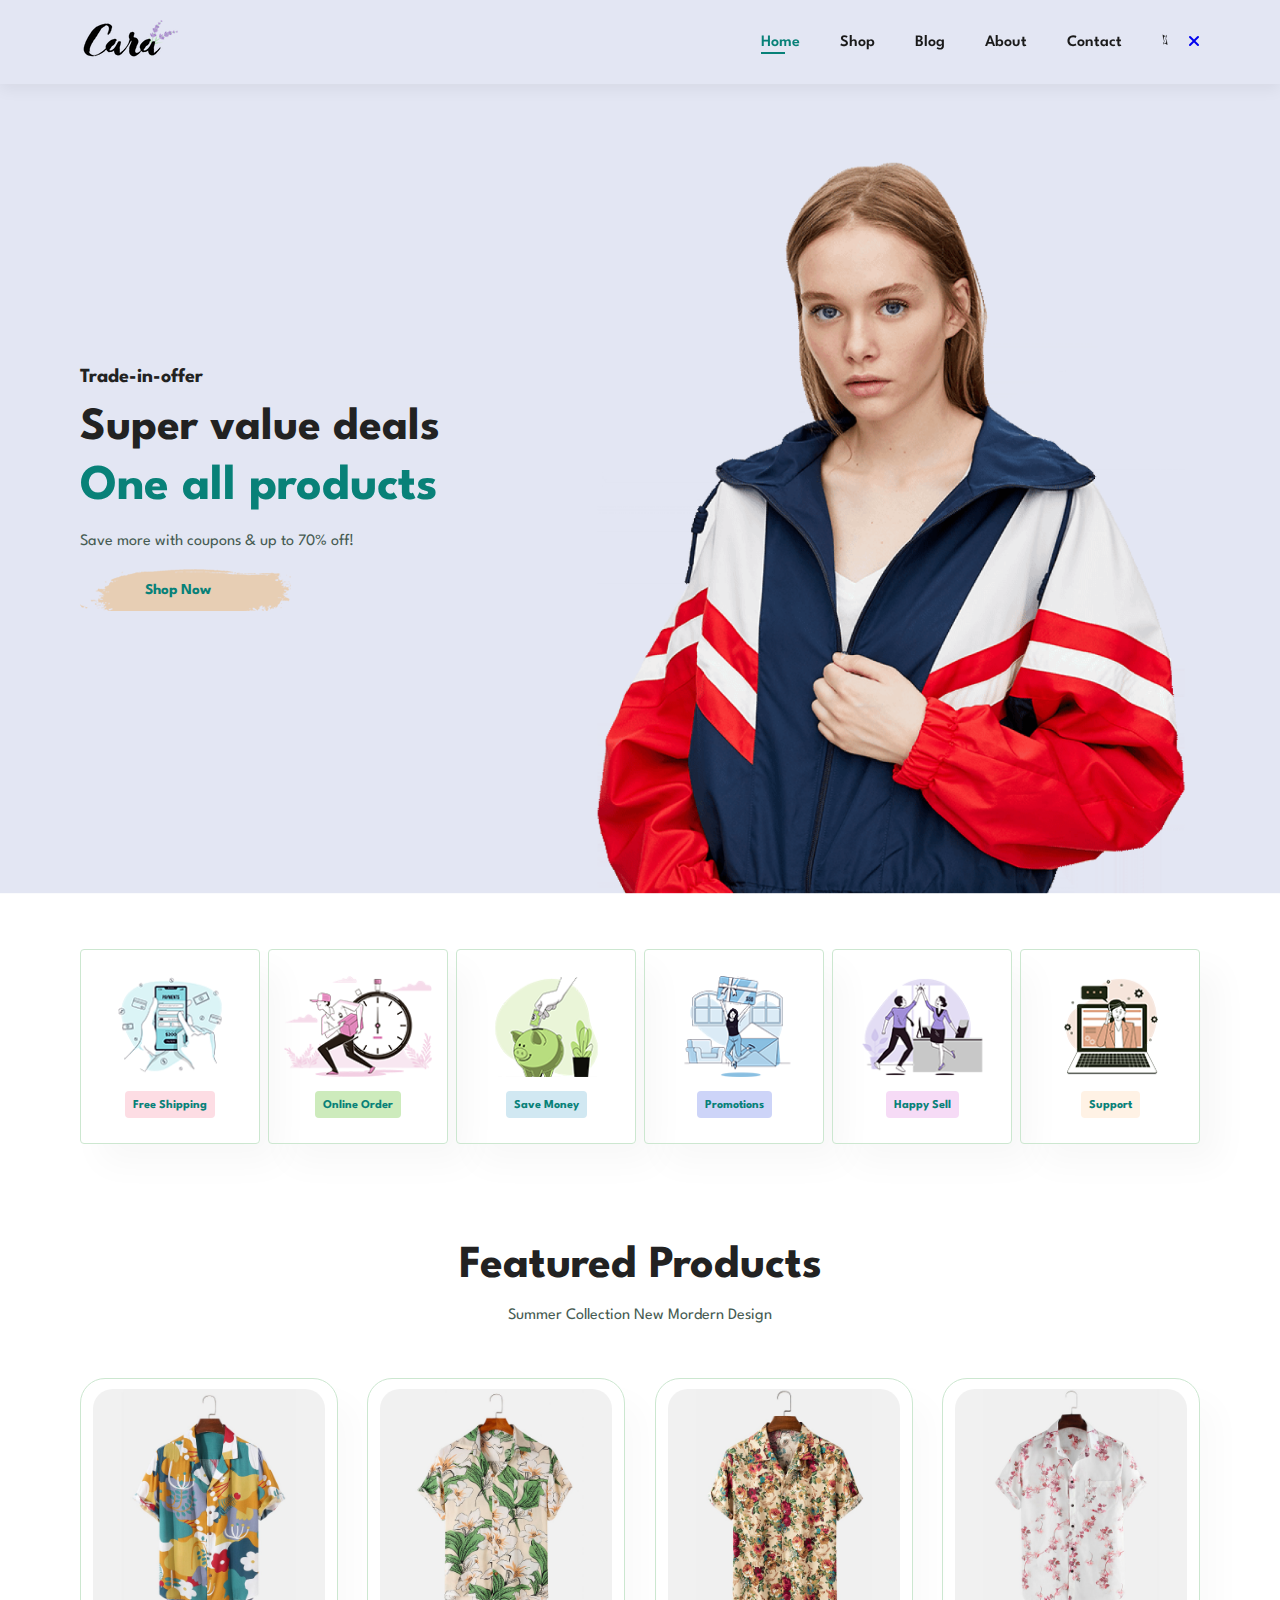
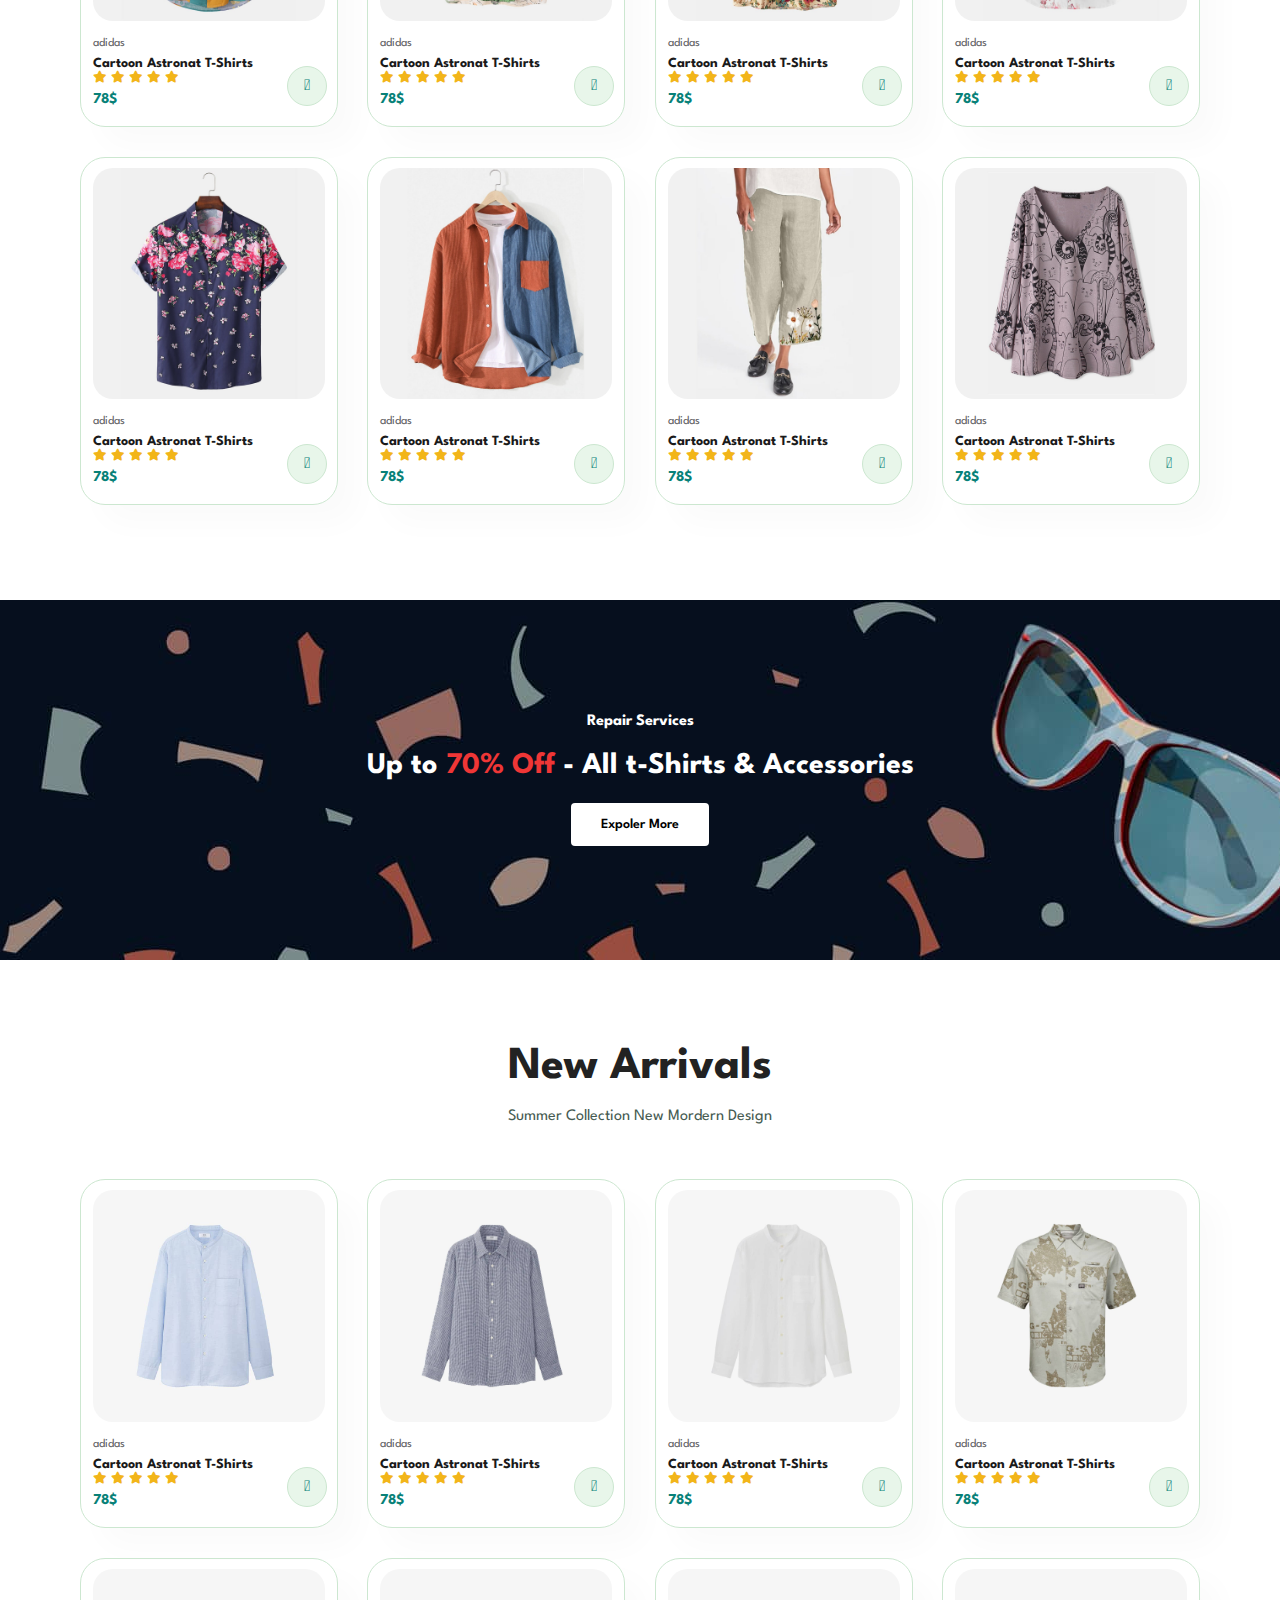
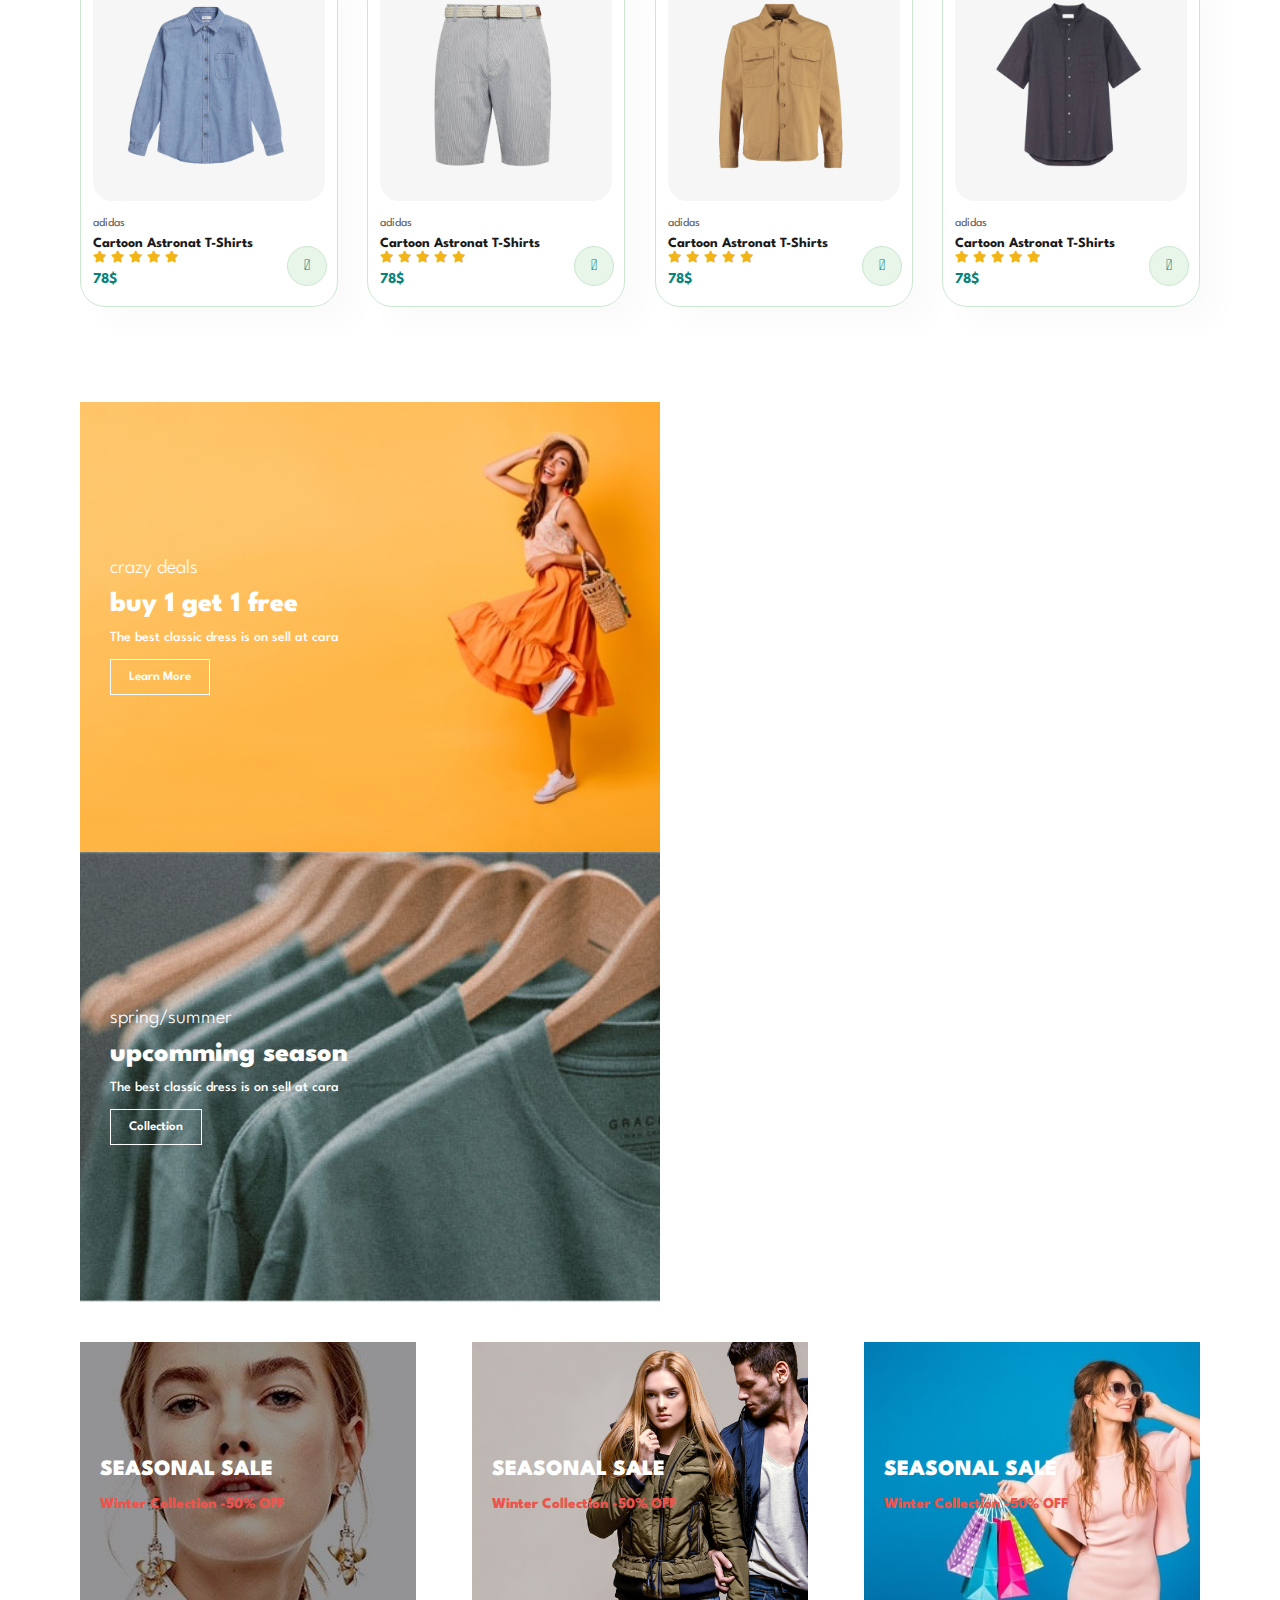
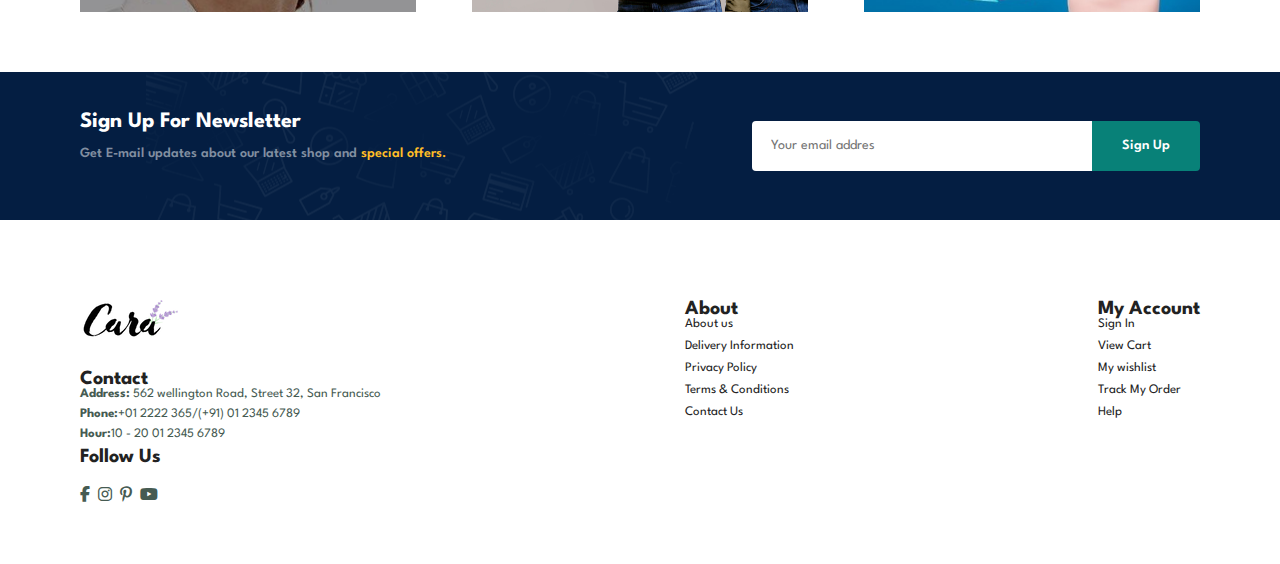
<file: index.html>
<!DOCTYPE html>
<html lang="en">
  <head>
    <meta charset="UTF-8" />
    <meta http-equiv="X-UA-Compatible" content="IE=edge" />
    <meta name="viewport" content="width=device-width, initial-scale=1.0" />
    <title>Tech2etc Ecommerce Tutorial</title>
    <link
      rel="stylesheet"
      href="https://pro.fontawesome.com/releases/v5.10.0/css/all.css"
    />
    <link
      rel="stylesheet"
      href="https://cdnjs.cloudflare.com/ajax/libs/font-awesome/6.7.2/css/all.min.css"
      integrity="sha512-Evv84Mr4kqVGRNSgIGL/F/aIDqQb7xQ2vcrdIwxfjThSH8CSR7PBEakCr51Ck+w+/U6swU2Im1vVX0SVk9ABhg=="
      crossorigin="anonymous"
      referrerpolicy="no-referrer"
    />

    <link rel="stylesheet" href="style.css" />
  </head>

  <body>
    <section id="header">
      <a href="#">
        <img src="img/logo.png" class="logo" alt="Logo" />
      </a>
      <div>
        <ul id="navbar">
          <li><a class="active" href="index.html">Home</a></li>
          <li><a href="shop.html">Shop</a></li>
          <li><a href="blog.html">Blog</a></li>
          <li><a href="about.html">About</a></li>
          <li><a href="contact.html">Contact</a></li>
          <li>
            <a href="cart.html"><i class="fal fa-shopping-bag"></i></a>
          </li>

          <a id="close" href="#"><i class="fa-solid fa-xmark"></i></a>
        </ul>
      </div>
      <div class="mobile">
        <a href=""><i class="fal fa-shopping-bag"></i></a>
        <i id="bar" class="fa-solid fa-outdent"></i>
      </div>
    </section>
    <section id="hero">
      <h4>Trade-in-offer</h4>
      <h2>Super value deals</h2>
      <h1>One all products</h1>
      <p>Save more with coupons & up to 70% off!</p>
      <button>Shop Now</button>
    </section>
    <section id="feature" class="section-p1">
      <div class="fe-box">
        <img src="img/features/f1.png" alt="f1" />
        <h6>Free Shipping</h6>
      </div>
      <div class="fe-box">
        <img src="img/features/f2.png" alt="f1" />
        <h6>Online Order</h6>
      </div>
      <div class="fe-box">
        <img src="img/features/f3.png" alt="f1" />
        <h6>Save Money</h6>
      </div>
      <div class="fe-box">
        <img src="img/features/f4.png" alt="f1" />
        <h6>Promotions</h6>
      </div>
      <div class="fe-box">
        <img src="img/features/f5.png" alt="f1" />
        <h6>Happy Sell</h6>
      </div>
      <div class="fe-box">
        <img src="img/features/f6.png" alt="f1" />
        <h6>Support</h6>
      </div>
    </section>
    <section id="product1" class="section-p1">
      <h2>Featured Products</h2>
      <p>Summer Collection New Mordern Design</p>
      <div class="pro-container">
        <div class="pro">
          <img src="img/products/f1.jpg" alt="" />
          <div class="des">
            <span>adidas</span>
            <h5>Cartoon Astronat T-Shirts</h5>
            <div class="star">
              <i class="fas fa-star"></i> <i class="fas fa-star"></i>

              <i class="fas fa-star"></i>
              <i class="fas fa-star"></i>
              <i class="fas fa-star"></i>
            </div>
            <h4>78$</h4>
          </div>
          <a href=""><i class="fal fa-shopping-cart cart"></i></a>
        </div>
        <div class="pro">
          <img src="img/products/f2.jpg" alt="" />
          <div class="des">
            <span>adidas</span>
            <h5>Cartoon Astronat T-Shirts</h5>
            <div class="star">
              <i class="fas fa-star"></i> <i class="fas fa-star"></i>

              <i class="fas fa-star"></i>
              <i class="fas fa-star"></i>
              <i class="fas fa-star"></i>
            </div>
            <h4>78$</h4>
          </div>
          <a href=""><i class="fal fa-shopping-cart cart"></i></a>
        </div>
        <div class="pro">
          <img src="img/products/f3.jpg" alt="" />
          <div class="des">
            <span>adidas</span>
            <h5>Cartoon Astronat T-Shirts</h5>
            <div class="star">
              <i class="fas fa-star"></i> <i class="fas fa-star"></i>

              <i class="fas fa-star"></i>
              <i class="fas fa-star"></i>
              <i class="fas fa-star"></i>
            </div>
            <h4>78$</h4>
          </div>
          <a href=""><i class="fal fa-shopping-cart cart"></i></a>
        </div>
        <div class="pro">
          <img src="img/products/f4.jpg" alt="" />
          <div class="des">
            <span>adidas</span>
            <h5>Cartoon Astronat T-Shirts</h5>
            <div class="star">
              <i class="fas fa-star"></i> <i class="fas fa-star"></i>

              <i class="fas fa-star"></i>
              <i class="fas fa-star"></i>
              <i class="fas fa-star"></i>
            </div>
            <h4>78$</h4>
          </div>
          <a href=""><i class="fal fa-shopping-cart cart"></i></a>
        </div>
        <div class="pro">
          <img src="img/products/f5.jpg" alt="" />
          <div class="des">
            <span>adidas</span>
            <h5>Cartoon Astronat T-Shirts</h5>
            <div class="star">
              <i class="fas fa-star"></i> <i class="fas fa-star"></i>

              <i class="fas fa-star"></i>
              <i class="fas fa-star"></i>
              <i class="fas fa-star"></i>
            </div>
            <h4>78$</h4>
          </div>
          <a href=""><i class="fal fa-shopping-cart cart"></i></a>
        </div>
        <div class="pro">
          <img src="img/products/f6.jpg" alt="" />
          <div class="des">
            <span>adidas</span>
            <h5>Cartoon Astronat T-Shirts</h5>
            <div class="star">
              <i class="fas fa-star"></i> <i class="fas fa-star"></i>

              <i class="fas fa-star"></i>
              <i class="fas fa-star"></i>
              <i class="fas fa-star"></i>
            </div>
            <h4>78$</h4>
          </div>
          <a href=""><i class="fal fa-shopping-cart cart"></i></a>
        </div>
        <div class="pro">
          <img src="img/products/f7.jpg" alt="" />
          <div class="des">
            <span>adidas</span>
            <h5>Cartoon Astronat T-Shirts</h5>
            <div class="star">
              <i class="fas fa-star"></i> <i class="fas fa-star"></i>

              <i class="fas fa-star"></i>
              <i class="fas fa-star"></i>
              <i class="fas fa-star"></i>
            </div>
            <h4>78$</h4>
          </div>
          <a href=""><i class="fal fa-shopping-cart cart"></i></a>
        </div>
        <div class="pro">
          <img src="img/products/f8.jpg" alt="" />
          <div class="des">
            <span>adidas</span>
            <h5>Cartoon Astronat T-Shirts</h5>
            <div class="star">
              <i class="fas fa-star"></i> <i class="fas fa-star"></i>

              <i class="fas fa-star"></i>
              <i class="fas fa-star"></i>
              <i class="fas fa-star"></i>
            </div>
            <h4>78$</h4>
          </div>
          <a href=""><i class="fal fa-shopping-cart cart"></i></a>
        </div>
      </div>
    </section>
    <section id="banner" class="section-m1">
      <h4>Repair Services</h4>
      <h2>Up to <span>70% Off</span> - All t-Shirts & Accessories</h2>
      <button class="normal">Expoler More</button>
    </section>
    <section id="product1" class="section-p1">
      <h2>New Arrivals</h2>
      <p>Summer Collection New Mordern Design</p>
      <div class="pro-container">
        <div class="pro">
          <img src="img/products/n1.jpg" alt="" />
          <div class="des">
            <span>adidas</span>
            <h5>Cartoon Astronat T-Shirts</h5>
            <div class="star">
              <i class="fas fa-star"></i> <i class="fas fa-star"></i>

              <i class="fas fa-star"></i>
              <i class="fas fa-star"></i>
              <i class="fas fa-star"></i>
            </div>
            <h4>78$</h4>
          </div>
          <a href=""><i class="fal fa-shopping-cart cart"></i></a>
        </div>
        <div class="pro">
          <img src="img/products/n2.jpg" alt="" />
          <div class="des">
            <span>adidas</span>
            <h5>Cartoon Astronat T-Shirts</h5>
            <div class="star">
              <i class="fas fa-star"></i> <i class="fas fa-star"></i>

              <i class="fas fa-star"></i>
              <i class="fas fa-star"></i>
              <i class="fas fa-star"></i>
            </div>
            <h4>78$</h4>
          </div>
          <a href=""><i class="fal fa-shopping-cart cart"></i></a>
        </div>
        <div class="pro">
          <img src="img/products/n3.jpg" alt="" />
          <div class="des">
            <span>adidas</span>
            <h5>Cartoon Astronat T-Shirts</h5>
            <div class="star">
              <i class="fas fa-star"></i> <i class="fas fa-star"></i>

              <i class="fas fa-star"></i>
              <i class="fas fa-star"></i>
              <i class="fas fa-star"></i>
            </div>
            <h4>78$</h4>
          </div>
          <a href=""><i class="fal fa-shopping-cart cart"></i></a>
        </div>
        <div class="pro">
          <img src="img/products/n4.jpg" alt="" />
          <div class="des">
            <span>adidas</span>
            <h5>Cartoon Astronat T-Shirts</h5>
            <div class="star">
              <i class="fas fa-star"></i> <i class="fas fa-star"></i>

              <i class="fas fa-star"></i>
              <i class="fas fa-star"></i>
              <i class="fas fa-star"></i>
            </div>
            <h4>78$</h4>
          </div>
          <a href=""><i class="fal fa-shopping-cart cart"></i></a>
        </div>
        <div class="pro">
          <img src="img/products/n5.jpg" alt="" />
          <div class="des">
            <span>adidas</span>
            <h5>Cartoon Astronat T-Shirts</h5>
            <div class="star">
              <i class="fas fa-star"></i> <i class="fas fa-star"></i>

              <i class="fas fa-star"></i>
              <i class="fas fa-star"></i>
              <i class="fas fa-star"></i>
            </div>
            <h4>78$</h4>
          </div>
          <a href=""><i class="fal fa-shopping-cart cart"></i></a>
        </div>
        <div class="pro">
          <img src="img/products/n6.jpg" alt="" />
          <div class="des">
            <span>adidas</span>
            <h5>Cartoon Astronat T-Shirts</h5>
            <div class="star">
              <i class="fas fa-star"></i> <i class="fas fa-star"></i>

              <i class="fas fa-star"></i>
              <i class="fas fa-star"></i>
              <i class="fas fa-star"></i>
            </div>
            <h4>78$</h4>
          </div>
          <a href=""><i class="fal fa-shopping-cart cart"></i></a>
        </div>
        <div class="pro">
          <img src="img/products/n7.jpg" alt="" />
          <div class="des">
            <span>adidas</span>
            <h5>Cartoon Astronat T-Shirts</h5>
            <div class="star">
              <i class="fas fa-star"></i> <i class="fas fa-star"></i>

              <i class="fas fa-star"></i>
              <i class="fas fa-star"></i>
              <i class="fas fa-star"></i>
            </div>
            <h4>78$</h4>
          </div>
          <a href=""><i class="fal fa-shopping-cart cart"></i></a>
        </div>
        <div class="pro">
          <img src="img/products/n8.jpg" alt="" />
          <div class="des">
            <span>adidas</span>
            <h5>Cartoon Astronat T-Shirts</h5>
            <div class="star">
              <i class="fas fa-star"></i> <i class="fas fa-star"></i>

              <i class="fas fa-star"></i>
              <i class="fas fa-star"></i>
              <i class="fas fa-star"></i>
            </div>
            <h4>78$</h4>
          </div>
          <a href=""><i class="fal fa-shopping-cart cart"></i></a>
        </div>
      </div>
    </section>
    <section id="sm-banner" class="section-p1">
      <div class="banner-box">
        <h4>crazy deals</h4>
        <h2>buy 1 get 1 free</h2>
        <span>The best classic dress is on sell at cara</span>
        <button class="whitebtn">Learn More</button>
      </div>
      <div class="banner-box banner-box2">
        <h4>spring/summer</h4>
        <h2>upcomming season</h2>
        <span>The best classic dress is on sell at cara</span>
        <button class="whitebtn">Collection</button>
      </div>
    </section>
    <section id="banner3">
      <div class="banner-box">
        <h2>SEASONAL SALE</h2>
        <h3>Winter Collection -50% OFF</h3>
      </div>
      <div class="banner-box banner-box2">
        <h2>SEASONAL SALE</h2>
        <h3>Winter Collection -50% OFF</h3>
      </div>
      <div class="banner-box banner-box3">
        <h2>SEASONAL SALE</h2>
        <h3>Winter Collection -50% OFF</h3>
      </div>
    </section>
    <section id="newsletter" class="section-p1 section-m1">
      <div class="newstext">
        <h4>Sign Up For Newsletter</h4>
        <p>
          Get E-mail updates about our latest shop and
          <span>special offers.</span>
        </p>
      </div>
      <div class="form">
        <input type="text" placeholder="Your email addres" />
        <button class="normal">Sign Up</button>
      </div>
    </section>
    <footer class="section-p1">
      <div class="col">
        <img class="logo" src="img/logo.png" alt="Logo" />
        <h4>Contact</h4>
        <p>
          <strong>Address:</strong> 562 wellington Road, Street 32, San
          Francisco
        </p>
        <p><strong>Phone:</strong>+01 2222 365/(+91) 01 2345 6789</p>
        <p><strong>Hour:</strong>10 - 20 01 2345 6789</p>
        <div class="follow">
          <h4>Follow Us</h4>
          <div class="icon">
            <i class="fab fa-facebook-f"></i>
            <i class="fab fa-instagram"></i>
            <i class="fab fa-pinterest-p"></i>
            <i class="fab fa-youtube"></i>
          </div>
        </div>
      </div>
      <div class="col">
        <h4>About</h4>
        <a href="">About us</a>
        <a href="">Delivery Information</a>
        <a href="">Privacy Policy</a>
        <a href="">Terms & Conditions</a>
        <a href="">Contact Us</a>
      </div>
      <div class="col">
        <h4>My Account</h4>
        <a href="">Sign In</a>
        <a href="">View Cart</a>
        <a href="">My wishlist</a>
        <a href="">Track My Order</a>
        <a href="">Help</a>
      </div>
    </footer>
    <script src="./script.js"></script>
  </body>
</html>
</file>
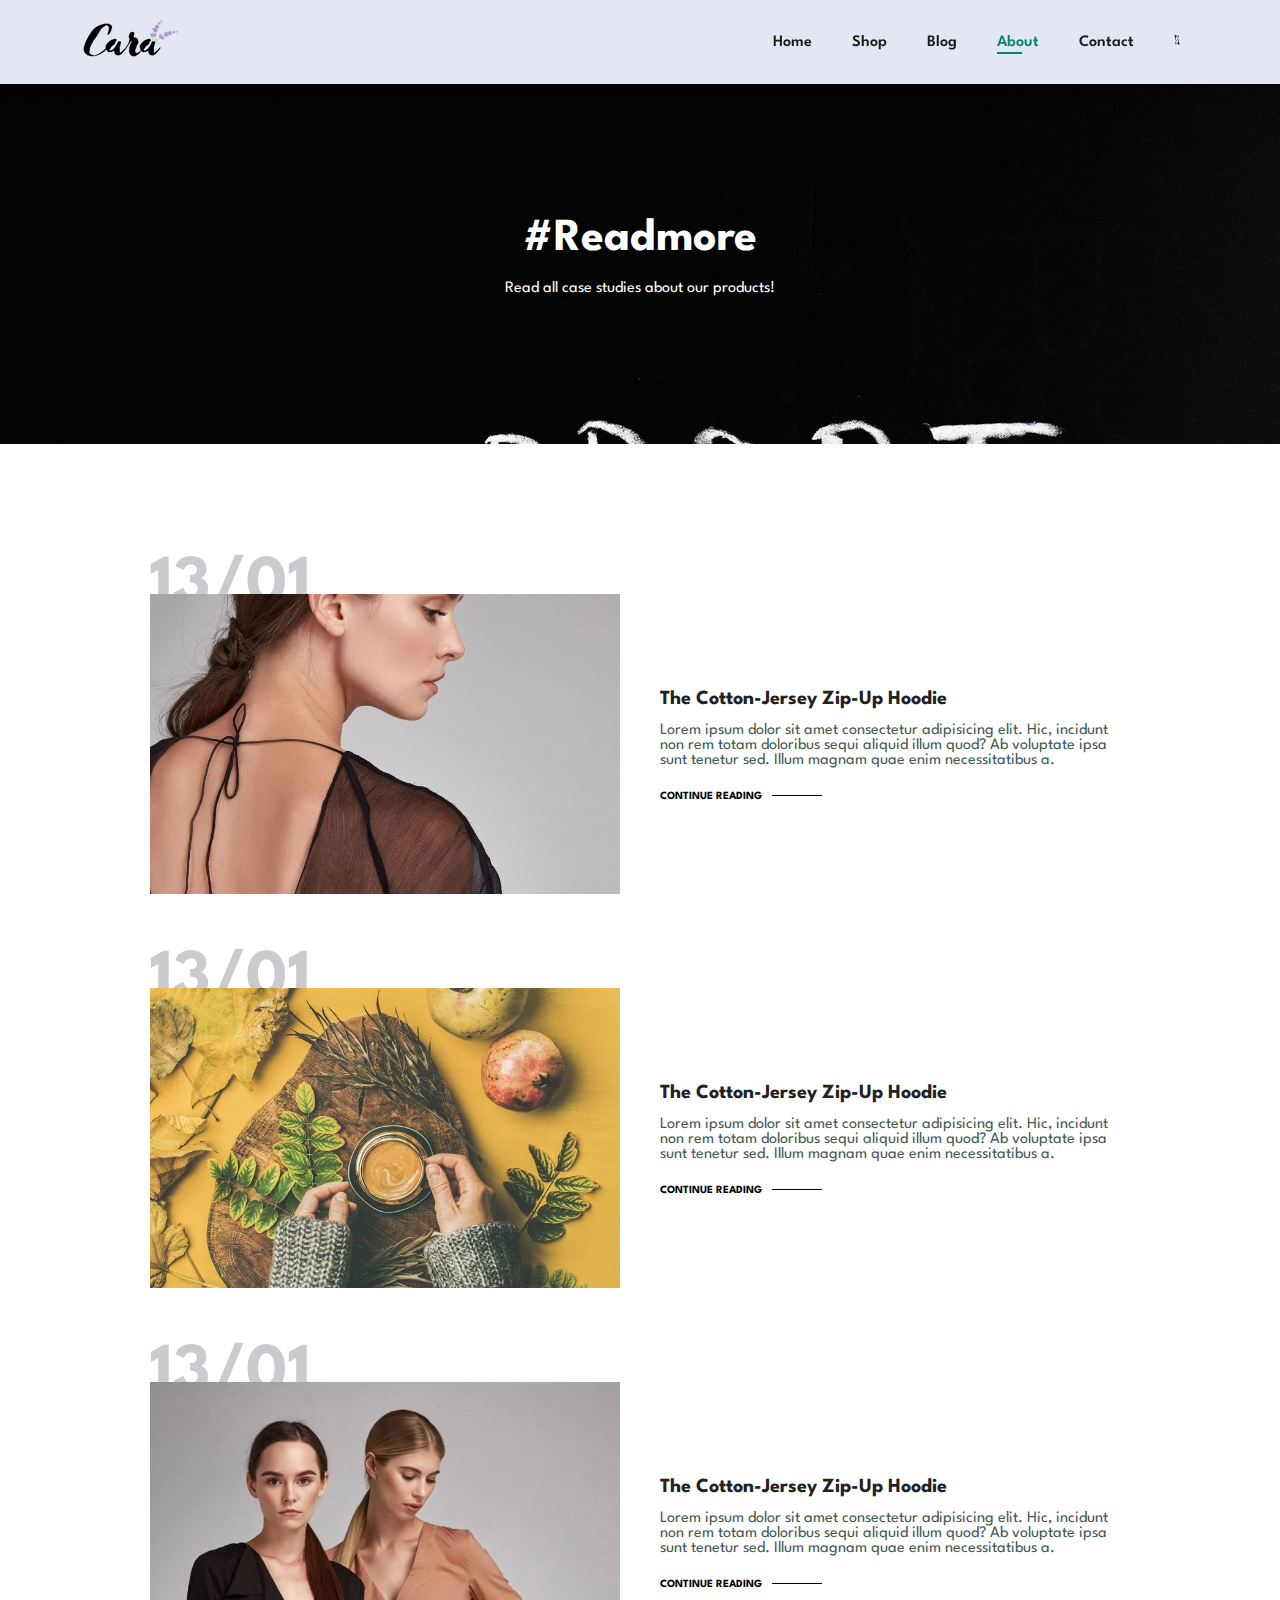
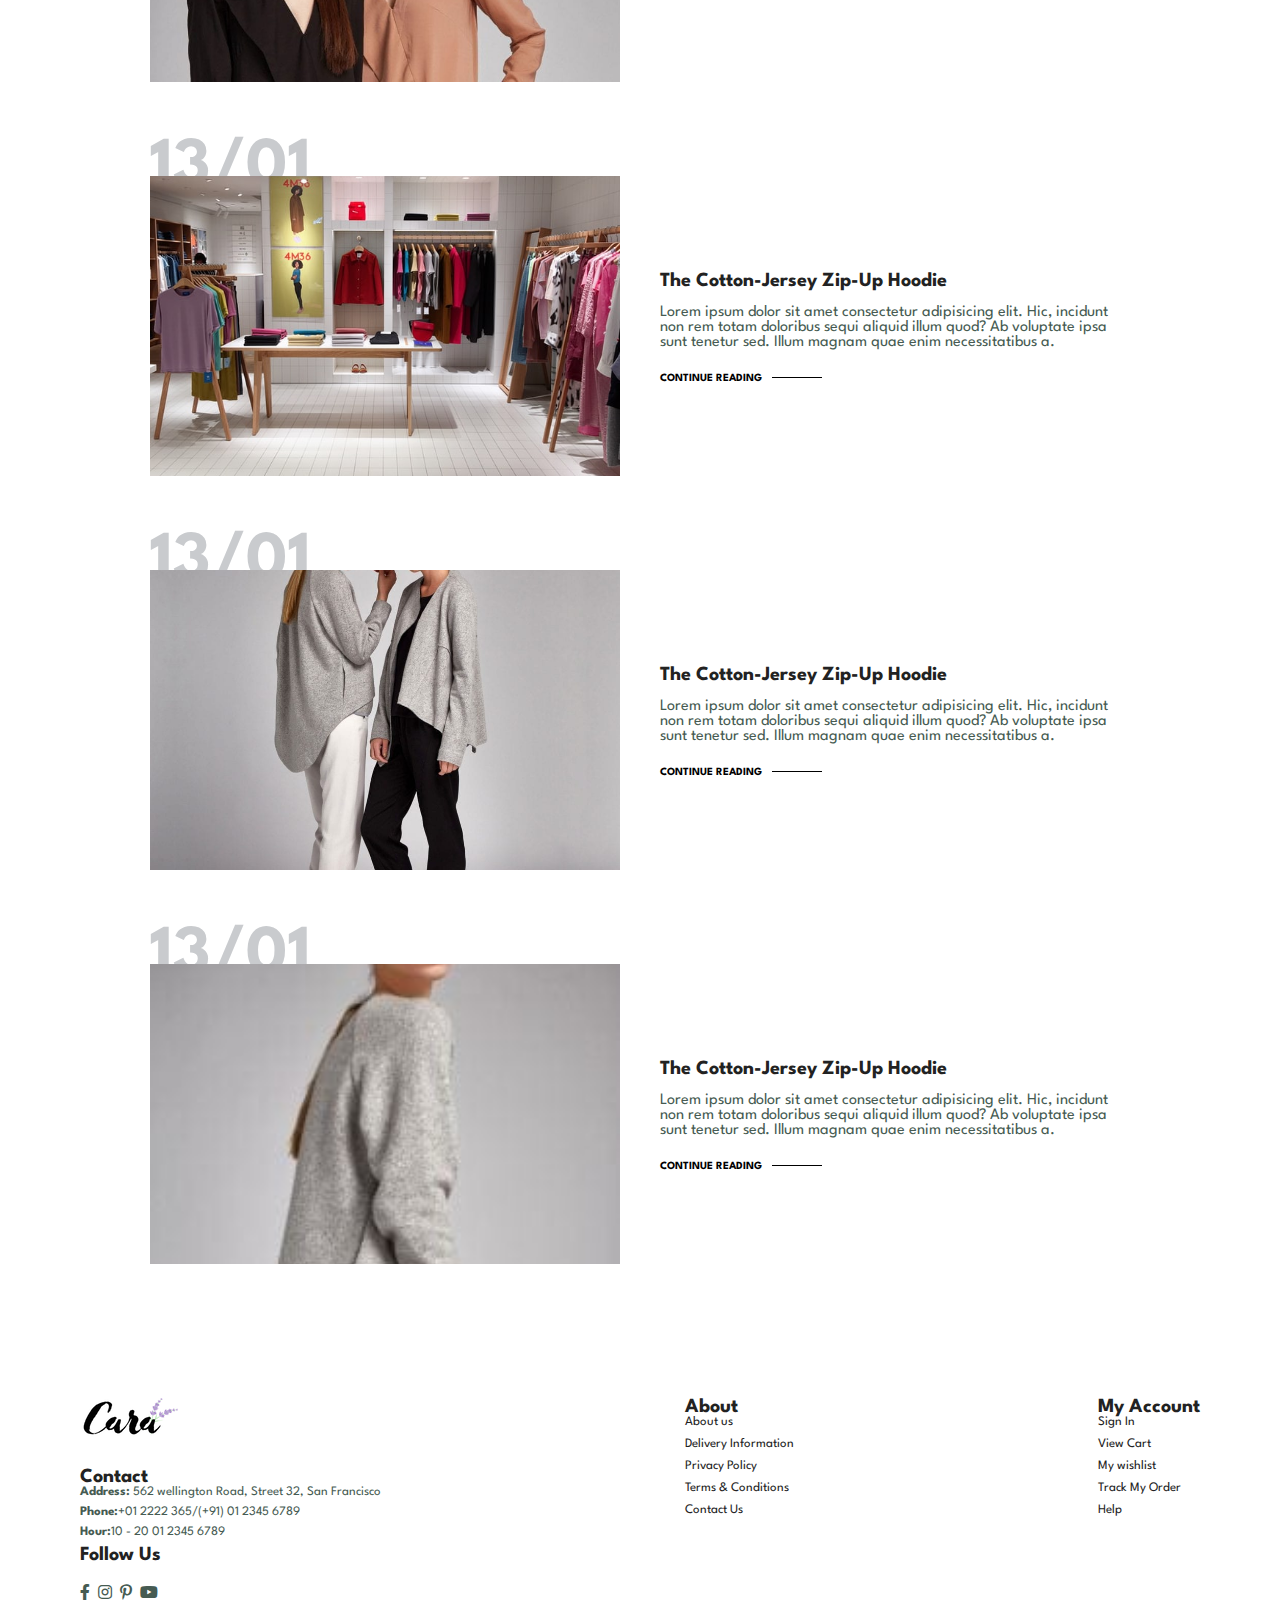
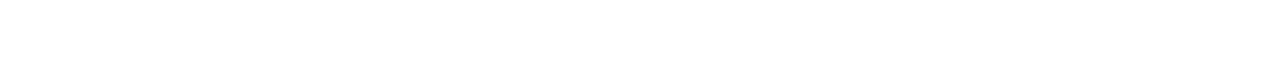
<file: about.html>
<!DOCTYPE html>
<html lang="en">
  <head>
    <meta charset="UTF-8" />
    <meta http-equiv="X-UA-Compatible" content="IE=edge" />
    <meta name="viewport" content="width=device-width, initial-scale=1.0" />
    <title>Tech2etc Ecommerce Tutorial</title>
    <link
      rel="stylesheet"
      href="https://pro.fontawesome.com/releases/v5.10.0/css/all.css"
    />

    <link rel="stylesheet" href="style.css" />
  </head>

  <body>
    <section id="header">
      <a href="#">
        <img src="img/logo.png" class="logo" alt="Logo" />
      </a>
      <div>
        <ul id="navbar">
          <li><a href="index.html">Home</a></li>
          <li><a href="shop.html">Shop</a></li>
          <li><a href="blog.html">Blog</a></li>
          <li><a class="active" href="about.html">About</a></li>
          <li><a href="contact.html">Contact</a></li>
          <li>
            <a href="cart.html"><i class="fal fa-shopping-bag"></i></a>
          </li>

          <a id="close" href="#"><i class="fa-solid fa-xmark"></i></a>
        </ul>
      </div>
      <div class="mobile">
        <a href=""><i class="fal fa-shopping-bag"></i></a>
        <i id="bar" class="fa-solid fa-outdent"></i>
      </div>
    </section>
    <section id="page-header" class="about-header">
      <h2>#Readmore</h2>

      <p>Read all case studies about our products!</p>
    </section>
    <section id="blog">
      <div class="blog-box">
        <div class="blog-img">
          <img src="img/blog/b1.jpg" alt="Blogb1" />
        </div>
        <div class="blog-details">
          <h4>The Cotton-Jersey Zip-Up Hoodie</h4>
          <p>
            Lorem ipsum dolor sit amet consectetur adipisicing elit. Hic,
            incidunt non rem totam doloribus sequi aliquid illum quod? Ab
            voluptate ipsa sunt tenetur sed. Illum magnam quae enim
            necessitatibus a.
          </p>
          <a href="">CONTINUE READING</a>
          <h1>13/01</h1>
        </div>
      </div>
      <div class="blog-box">
        <div class="blog-img">
          <img src="img/blog/b6.jpg" alt="Blogb1" />
        </div>
        <div class="blog-details">
          <h4>The Cotton-Jersey Zip-Up Hoodie</h4>
          <p>
            Lorem ipsum dolor sit amet consectetur adipisicing elit. Hic,
            incidunt non rem totam doloribus sequi aliquid illum quod? Ab
            voluptate ipsa sunt tenetur sed. Illum magnam quae enim
            necessitatibus a.
          </p>
          <a href="">CONTINUE READING</a>
          <h1>13/01</h1>
        </div>
      </div>
      <div class="blog-box">
        <div class="blog-img">
          <img src="img/blog/b2.jpg" alt="Blogb1" />
        </div>
        <div class="blog-details">
          <h4>The Cotton-Jersey Zip-Up Hoodie</h4>
          <p>
            Lorem ipsum dolor sit amet consectetur adipisicing elit. Hic,
            incidunt non rem totam doloribus sequi aliquid illum quod? Ab
            voluptate ipsa sunt tenetur sed. Illum magnam quae enim
            necessitatibus a.
          </p>
          <a href="">CONTINUE READING</a>
          <h1>13/01</h1>
        </div>
      </div>
      <div class="blog-box">
        <div class="blog-img">
          <img src="img/blog/b3.jpg" alt="Blogb1" />
        </div>
        <div class="blog-details">
          <h4>The Cotton-Jersey Zip-Up Hoodie</h4>
          <p>
            Lorem ipsum dolor sit amet consectetur adipisicing elit. Hic,
            incidunt non rem totam doloribus sequi aliquid illum quod? Ab
            voluptate ipsa sunt tenetur sed. Illum magnam quae enim
            necessitatibus a.
          </p>
          <a href="">CONTINUE READING</a>
          <h1>13/01</h1>
        </div>
      </div>
      <div class="blog-box">
        <div class="blog-img">
          <img src="img/blog/b4.jpg" alt="Blogb1" />
        </div>
        <div class="blog-details">
          <h4>The Cotton-Jersey Zip-Up Hoodie</h4>
          <p>
            Lorem ipsum dolor sit amet consectetur adipisicing elit. Hic,
            incidunt non rem totam doloribus sequi aliquid illum quod? Ab
            voluptate ipsa sunt tenetur sed. Illum magnam quae enim
            necessitatibus a.
          </p>
          <a href="">CONTINUE READING</a>
          <h1>13/01</h1>
        </div>
      </div>
      <div class="blog-box">
        <div class="blog-img">
          <img src="img/blog/b5.jpg" alt="Blogb1" />
        </div>
        <div class="blog-details">
          <h4>The Cotton-Jersey Zip-Up Hoodie</h4>
          <p>
            Lorem ipsum dolor sit amet consectetur adipisicing elit. Hic,
            incidunt non rem totam doloribus sequi aliquid illum quod? Ab
            voluptate ipsa sunt tenetur sed. Illum magnam quae enim
            necessitatibus a.
          </p>
          <a href="">CONTINUE READING</a>
          <h1>13/01</h1>
        </div>
      </div>
    </section>
    <footer class="section-p1">
      <div class="col">
        <img class="logo" src="img/logo.png" alt="Logo" />
        <h4>Contact</h4>
        <p>
          <strong>Address:</strong> 562 wellington Road, Street 32, San
          Francisco
        </p>
        <p><strong>Phone:</strong>+01 2222 365/(+91) 01 2345 6789</p>
        <p><strong>Hour:</strong>10 - 20 01 2345 6789</p>
        <div class="follow">
          <h4>Follow Us</h4>
          <div class="icon">
            <i class="fab fa-facebook-f"></i>
            <i class="fab fa-instagram"></i>
            <i class="fab fa-pinterest-p"></i>
            <i class="fab fa-youtube"></i>
          </div>
        </div>
      </div>
      <div class="col">
        <h4>About</h4>
        <a href="">About us</a>
        <a href="">Delivery Information</a>
        <a href="">Privacy Policy</a>
        <a href="">Terms & Conditions</a>
        <a href="">Contact Us</a>
      </div>
      <div class="col">
        <h4>My Account</h4>
        <a href="">Sign In</a>
        <a href="">View Cart</a>
        <a href="">My wishlist</a>
        <a href="">Track My Order</a>
        <a href="">Help</a>
      </div>
    </footer>
    <script src="script.js"></script>
  </body>
</html>
</file>
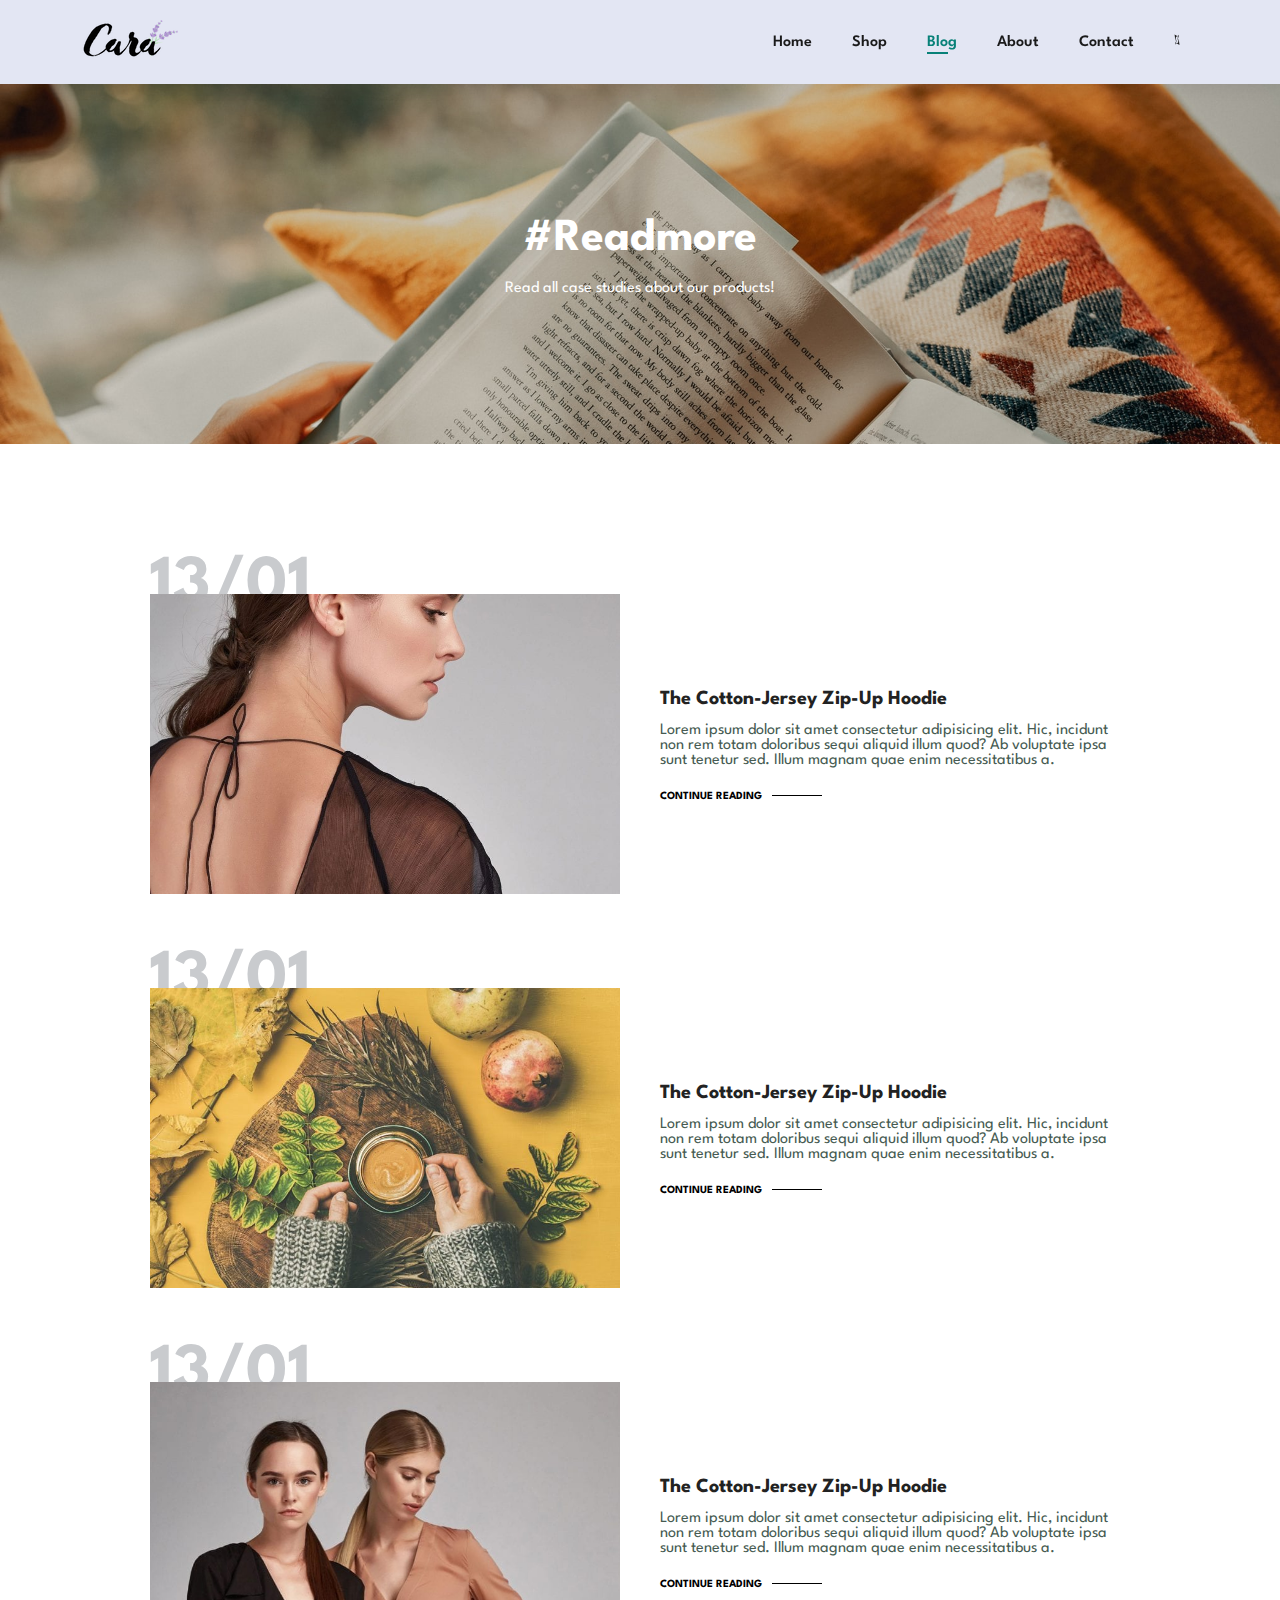
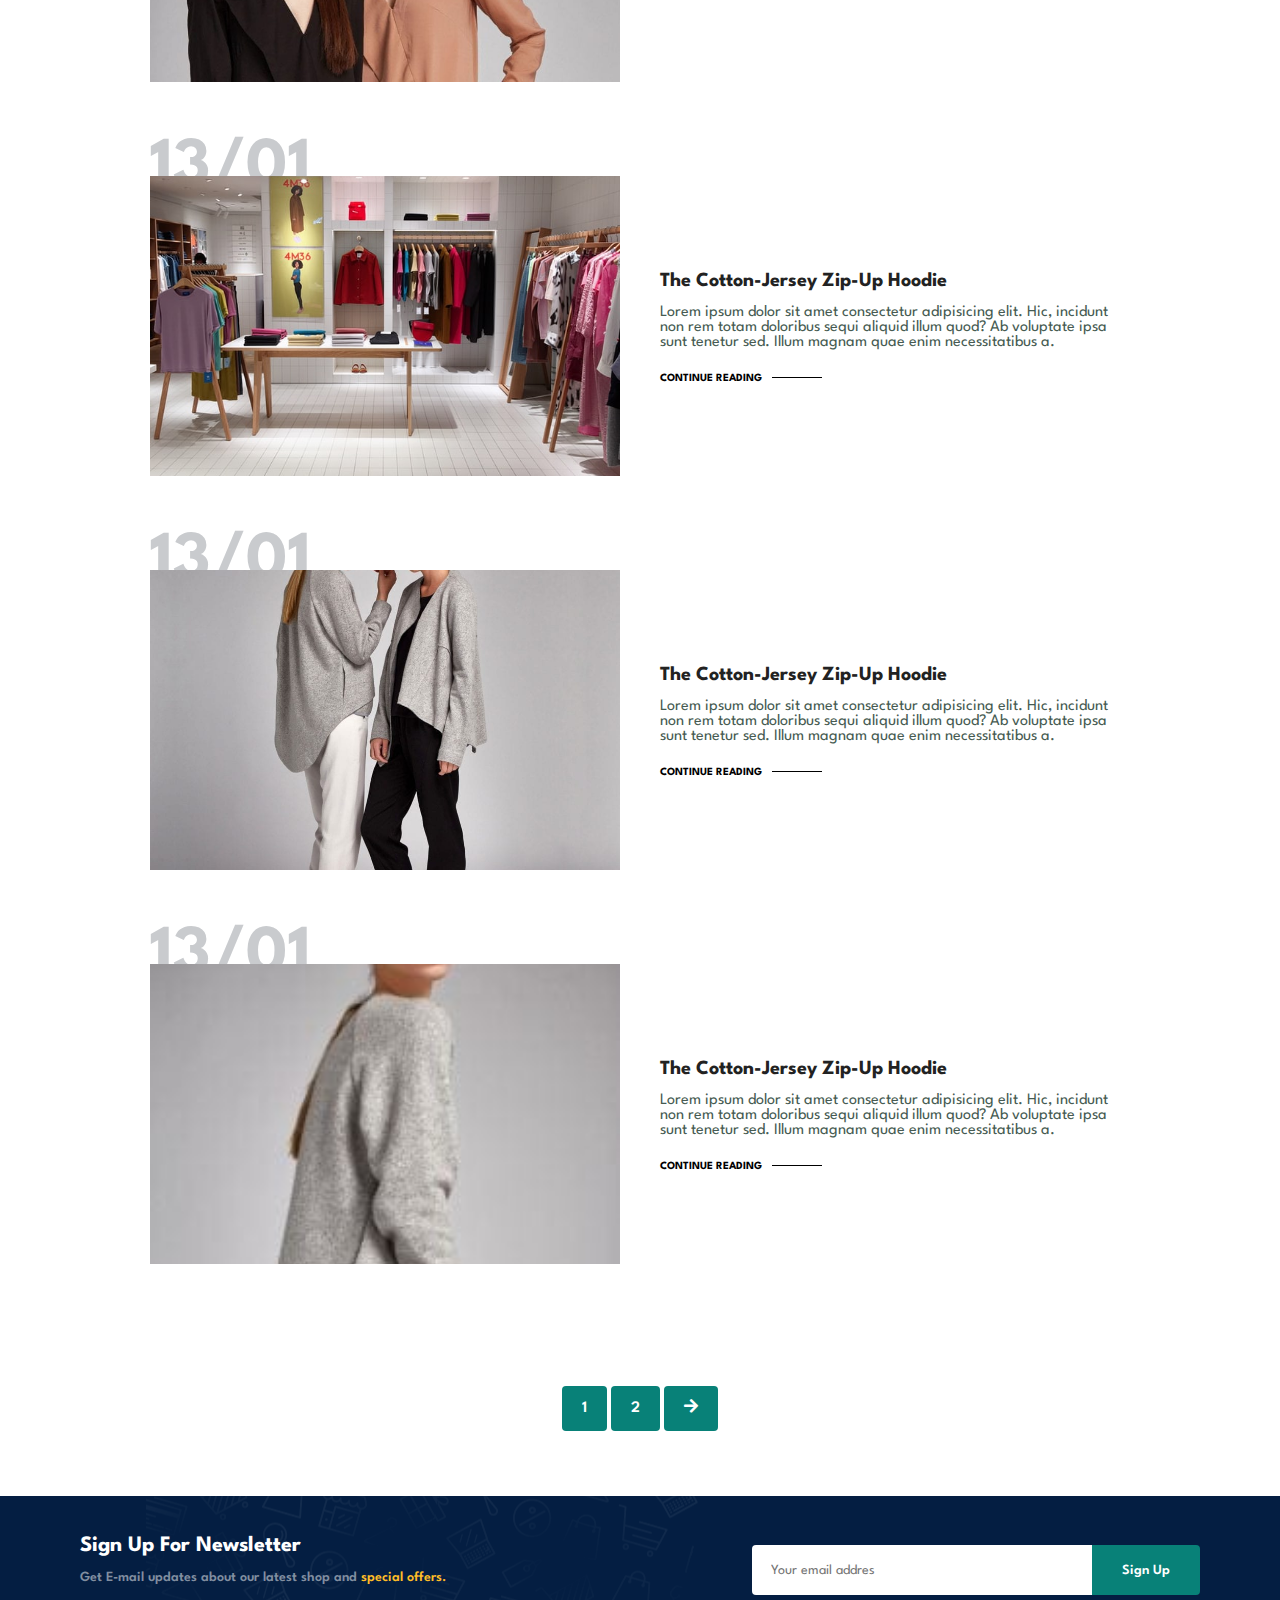
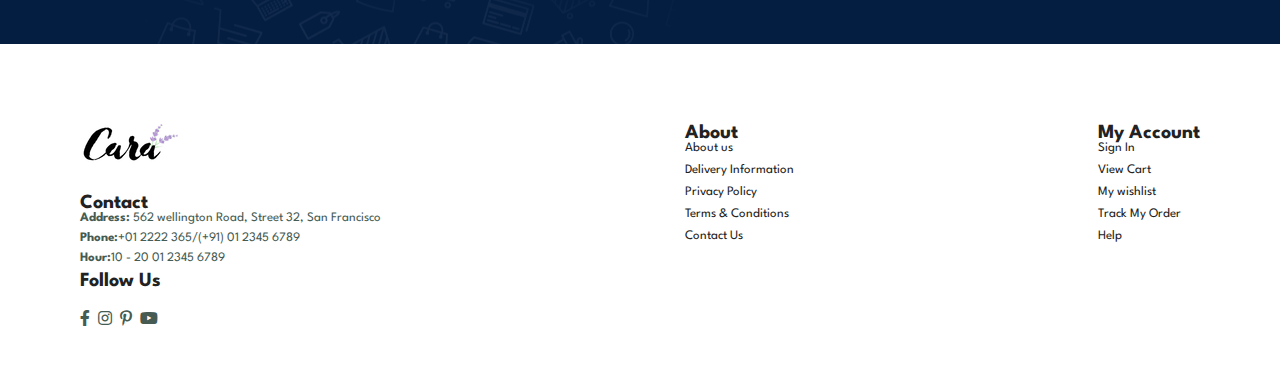
<file: blog.html>
<!DOCTYPE html>
<html lang="en">
  <head>
    <meta charset="UTF-8" />
    <meta http-equiv="X-UA-Compatible" content="IE=edge" />
    <meta name="viewport" content="width=device-width, initial-scale=1.0" />
    <title>Tech2etc Ecommerce Tutorial</title>
    <link
      rel="stylesheet"
      href="https://pro.fontawesome.com/releases/v5.10.0/css/all.css"
    />

    <link rel="stylesheet" href="style.css" />
  </head>

  <body>
    <section id="header">
      <a href="#">
        <img src="img/logo.png" class="logo" alt="Logo" />
      </a>
      <div>
        <ul id="navbar">
          <li><a href="index.html">Home</a></li>
          <li><a href="shop.html">Shop</a></li>
          <li><a class="active" href="blog.html">Blog</a></li>
          <li><a href="about.html">About</a></li>
          <li><a href="contact.html">Contact</a></li>
          <li>
            <a href=""><i class="fal fa-shopping-bag"></i></a>
          </li>

          <a id="close" href="#"><i class="fa-solid fa-xmark"></i></a>
        </ul>
      </div>
      <div class="mobile">
        <a href=""><i class="fal fa-shopping-bag"></i></a>
        <i id="bar" class="fa-solid fa-outdent"></i>
      </div>
    </section>
    <section id="page-header" class="blog-header">
      <h2>#Readmore</h2>

      <p>Read all case studies about our products!</p>
    </section>
    <section id="blog">
      <div class="blog-box">
        <div class="blog-img">
          <img src="img/blog/b1.jpg" alt="Blogb1" />
        </div>
        <div class="blog-details">
          <h4>The Cotton-Jersey Zip-Up Hoodie</h4>
          <p>
            Lorem ipsum dolor sit amet consectetur adipisicing elit. Hic,
            incidunt non rem totam doloribus sequi aliquid illum quod? Ab
            voluptate ipsa sunt tenetur sed. Illum magnam quae enim
            necessitatibus a.
          </p>
          <a href="">CONTINUE READING</a>
          <h1>13/01</h1>
        </div>
      </div>
      <div class="blog-box">
        <div class="blog-img">
          <img src="img/blog/b6.jpg" alt="Blogb1" />
        </div>
        <div class="blog-details">
          <h4>The Cotton-Jersey Zip-Up Hoodie</h4>
          <p>
            Lorem ipsum dolor sit amet consectetur adipisicing elit. Hic,
            incidunt non rem totam doloribus sequi aliquid illum quod? Ab
            voluptate ipsa sunt tenetur sed. Illum magnam quae enim
            necessitatibus a.
          </p>
          <a href="">CONTINUE READING</a>
          <h1>13/01</h1>
        </div>
      </div>
      <div class="blog-box">
        <div class="blog-img">
          <img src="img/blog/b2.jpg" alt="Blogb1" />
        </div>
        <div class="blog-details">
          <h4>The Cotton-Jersey Zip-Up Hoodie</h4>
          <p>
            Lorem ipsum dolor sit amet consectetur adipisicing elit. Hic,
            incidunt non rem totam doloribus sequi aliquid illum quod? Ab
            voluptate ipsa sunt tenetur sed. Illum magnam quae enim
            necessitatibus a.
          </p>
          <a href="">CONTINUE READING</a>
          <h1>13/01</h1>
        </div>
      </div>
      <div class="blog-box">
        <div class="blog-img">
          <img src="img/blog/b3.jpg" alt="Blogb1" />
        </div>
        <div class="blog-details">
          <h4>The Cotton-Jersey Zip-Up Hoodie</h4>
          <p>
            Lorem ipsum dolor sit amet consectetur adipisicing elit. Hic,
            incidunt non rem totam doloribus sequi aliquid illum quod? Ab
            voluptate ipsa sunt tenetur sed. Illum magnam quae enim
            necessitatibus a.
          </p>
          <a href="">CONTINUE READING</a>
          <h1>13/01</h1>
        </div>
      </div>
      <div class="blog-box">
        <div class="blog-img">
          <img src="img/blog/b4.jpg" alt="Blogb1" />
        </div>
        <div class="blog-details">
          <h4>The Cotton-Jersey Zip-Up Hoodie</h4>
          <p>
            Lorem ipsum dolor sit amet consectetur adipisicing elit. Hic,
            incidunt non rem totam doloribus sequi aliquid illum quod? Ab
            voluptate ipsa sunt tenetur sed. Illum magnam quae enim
            necessitatibus a.
          </p>
          <a href="">CONTINUE READING</a>
          <h1>13/01</h1>
        </div>
      </div>
      <div class="blog-box">
        <div class="blog-img">
          <img src="img/blog/b5.jpg" alt="Blogb1" />
        </div>
        <div class="blog-details">
          <h4>The Cotton-Jersey Zip-Up Hoodie</h4>
          <p>
            Lorem ipsum dolor sit amet consectetur adipisicing elit. Hic,
            incidunt non rem totam doloribus sequi aliquid illum quod? Ab
            voluptate ipsa sunt tenetur sed. Illum magnam quae enim
            necessitatibus a.
          </p>
          <a href="">CONTINUE READING</a>
          <h1>13/01</h1>
        </div>
      </div>
    </section>
    <section id="pagination" class="section-p1">
      <a href="">1</a>
      <a href="">2</a>
      <a href=""><i class="fas fa-arrow-right"></i></a>
    </section>
    <section id="newsletter" class="section-p1 section-m1">
      <div class="newstext">
        <h4>Sign Up For Newsletter</h4>
        <p>
          Get E-mail updates about our latest shop and
          <span>special offers.</span>
        </p>
      </div>
      <div class="form">
        <input type="text" placeholder="Your email addres" />
        <button class="normal">Sign Up</button>
      </div>
    </section>
    <footer class="section-p1">
      <div class="col">
        <img class="logo" src="img/logo.png" alt="Logo" />
        <h4>Contact</h4>
        <p>
          <strong>Address:</strong> 562 wellington Road, Street 32, San
          Francisco
        </p>
        <p><strong>Phone:</strong>+01 2222 365/(+91) 01 2345 6789</p>
        <p><strong>Hour:</strong>10 - 20 01 2345 6789</p>
        <div class="follow">
          <h4>Follow Us</h4>
          <div class="icon">
            <i class="fab fa-facebook-f"></i>
            <i class="fab fa-instagram"></i>
            <i class="fab fa-pinterest-p"></i>
            <i class="fab fa-youtube"></i>
          </div>
        </div>
      </div>
      <div class="col">
        <h4>About</h4>
        <a href="">About us</a>
        <a href="">Delivery Information</a>
        <a href="">Privacy Policy</a>
        <a href="">Terms & Conditions</a>
        <a href="">Contact Us</a>
      </div>
      <div class="col">
        <h4>My Account</h4>
        <a href="">Sign In</a>
        <a href="">View Cart</a>
        <a href="">My wishlist</a>
        <a href="">Track My Order</a>
        <a href="">Help</a>
      </div>
    </footer>

    <script src="script.js"></script>
  </body>
</html>
</file>
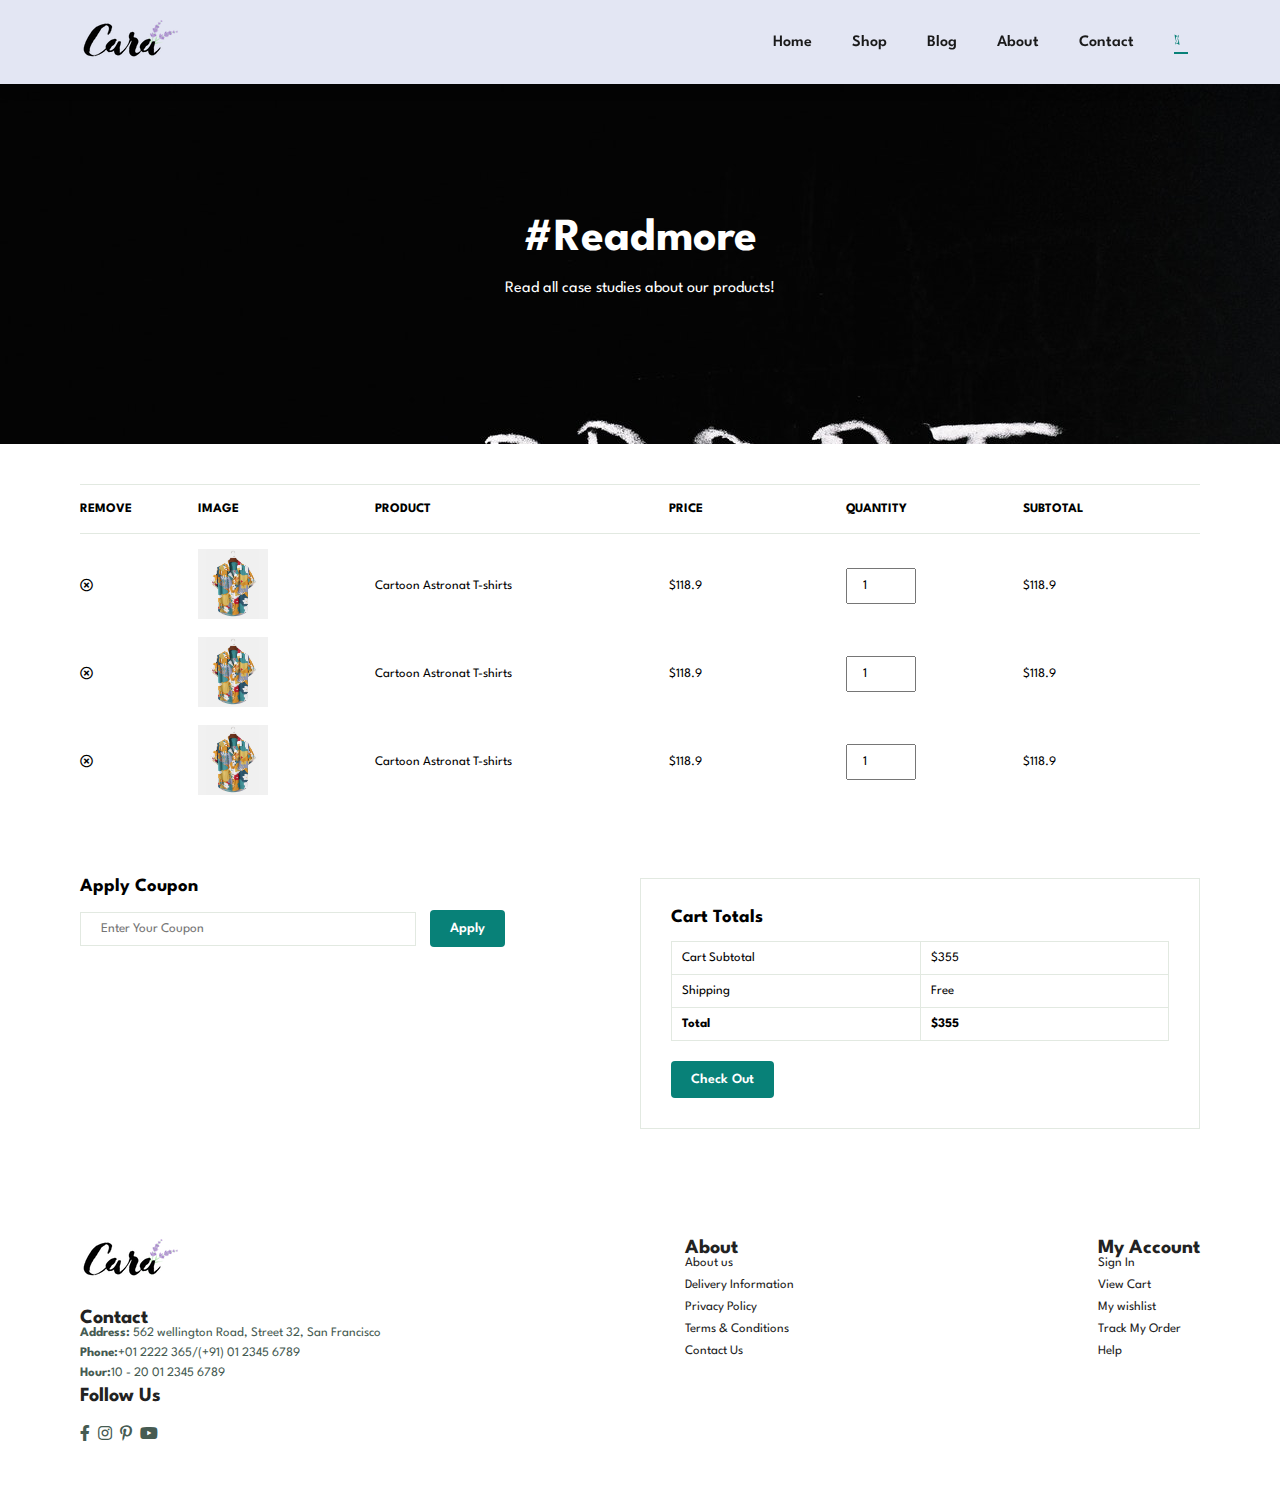
<file: cart.html>
<!DOCTYPE html>
<html lang="en">
  <head>
    <meta charset="UTF-8" />
    <meta http-equiv="X-UA-Compatible" content="IE=edge" />
    <meta name="viewport" content="width=device-width, initial-scale=1.0" />
    <title>Document</title>

    <link
      rel="stylesheet"
      href="https://pro.fontawesome.com/releases/v5.10.0/css/all.css"
    />

    <link rel="stylesheet" href="style.css" />
  </head>

  <body>
    <section id="header">
      <a href="#">
        <img src="img/logo.png" class="logo" alt="Logo" />
      </a>
      <div>
        <ul id="navbar">
          <li><a href="index.html">Home</a></li>
          <li><a href="shop.html">Shop</a></li>
          <li><a href="blog.html">Blog</a></li>
          <li><a href="about.html">About</a></li>
          <li><a href="contact.html">Contact</a></li>
          <li>
            <a class="active" href="cart.html"
              ><i class="fal fa-shopping-bag"></i
            ></a>
          </li>

          <a id="close" href="#"><i class="fa-solid fa-xmark"></i></a>
        </ul>
      </div>
      <div class="mobile">
        <a href=""><i class="fal fa-shopping-bag"></i></a>
        <i id="bar" class="fa-solid fa-outdent"></i>
      </div>
    </section>
    <section id="page-header" class="about-header">
      <h2>#Readmore</h2>

      <p>Read all case studies about our products!</p>
    </section>
    <section id="cart" class="section-p1">
      <table width="100%">
        <thead>
          <tr>
            <td>Remove</td>
            <td>Image</td>
            <td>Product</td>
            <td>Price</td>
            <td>Quantity</td>
            <td>Subtotal</td>
          </tr>
        </thead>
        <tbody>
          <tr>
            <td><i class="far fa-times-circle"></i></td>
            <td><img src="img/products/f1.jpg" alt="F1" /></td>
            <td>Cartoon Astronat T-shirts</td>
            <td>$118.9</td>
            <td><input type="number" value="1" /></td>
            <td>$118.9</td>
          </tr>
          <tr>
            <td><i class="far fa-times-circle"></i></td>
            <td><img src="img/products/f1.jpg" alt="F1" /></td>
            <td>Cartoon Astronat T-shirts</td>
            <td>$118.9</td>
            <td><input type="number" value="1" /></td>
            <td>$118.9</td>
          </tr>
          <tr>
            <td><i class="far fa-times-circle"></i></td>
            <td><img src="img/products/f1.jpg" alt="F1" /></td>
            <td>Cartoon Astronat T-shirts</td>
            <td>$118.9</td>
            <td><input type="number" value="1" /></td>
            <td>$118.9</td>
          </tr>
        </tbody>
      </table>
    </section>
    <section id="cart-add" class="section-p1">
      <div id="coupon">
        <h3>Apply Coupon</h3>
        <input type="text" placeholder="Enter Your Coupon" />
        <button class="normal">Apply</button>
      </div>
      <div id="Subtotal">
        <h3>Cart Totals</h3>
        <table>
          <tr>
            <td>Cart Subtotal</td>
            <td>$355</td>
          </tr>
          <tr>
            <td>Shipping</td>
            <td>Free</td>
          </tr>
          <tr>
            <td><strong>Total</strong></td>
            <td><strong>$355</strong></td>
          </tr>
        </table>
        <button class="normal">Check Out</button>
      </div>
    </section>
    <footer class="section-p1">
      <div class="col">
        <img class="logo" src="img/logo.png" alt="Logo" />
        <h4>Contact</h4>
        <p>
          <strong>Address:</strong> 562 wellington Road, Street 32, San
          Francisco
        </p>
        <p><strong>Phone:</strong>+01 2222 365/(+91) 01 2345 6789</p>
        <p><strong>Hour:</strong>10 - 20 01 2345 6789</p>
        <div class="follow">
          <h4>Follow Us</h4>
          <div class="icon">
            <i class="fab fa-facebook-f"></i>
            <i class="fab fa-instagram"></i>
            <i class="fab fa-pinterest-p"></i>
            <i class="fab fa-youtube"></i>
          </div>
        </div>
      </div>
      <div class="col">
        <h4>About</h4>
        <a href="">About us</a>
        <a href="">Delivery Information</a>
        <a href="">Privacy Policy</a>
        <a href="">Terms & Conditions</a>
        <a href="">Contact Us</a>
      </div>
      <div class="col">
        <h4>My Account</h4>
        <a href="">Sign In</a>
        <a href="">View Cart</a>
        <a href="">My wishlist</a>
        <a href="">Track My Order</a>
        <a href="">Help</a>
      </div>
    </footer>
    <script src="script.js"></script>
  </body>
</html>
</file>
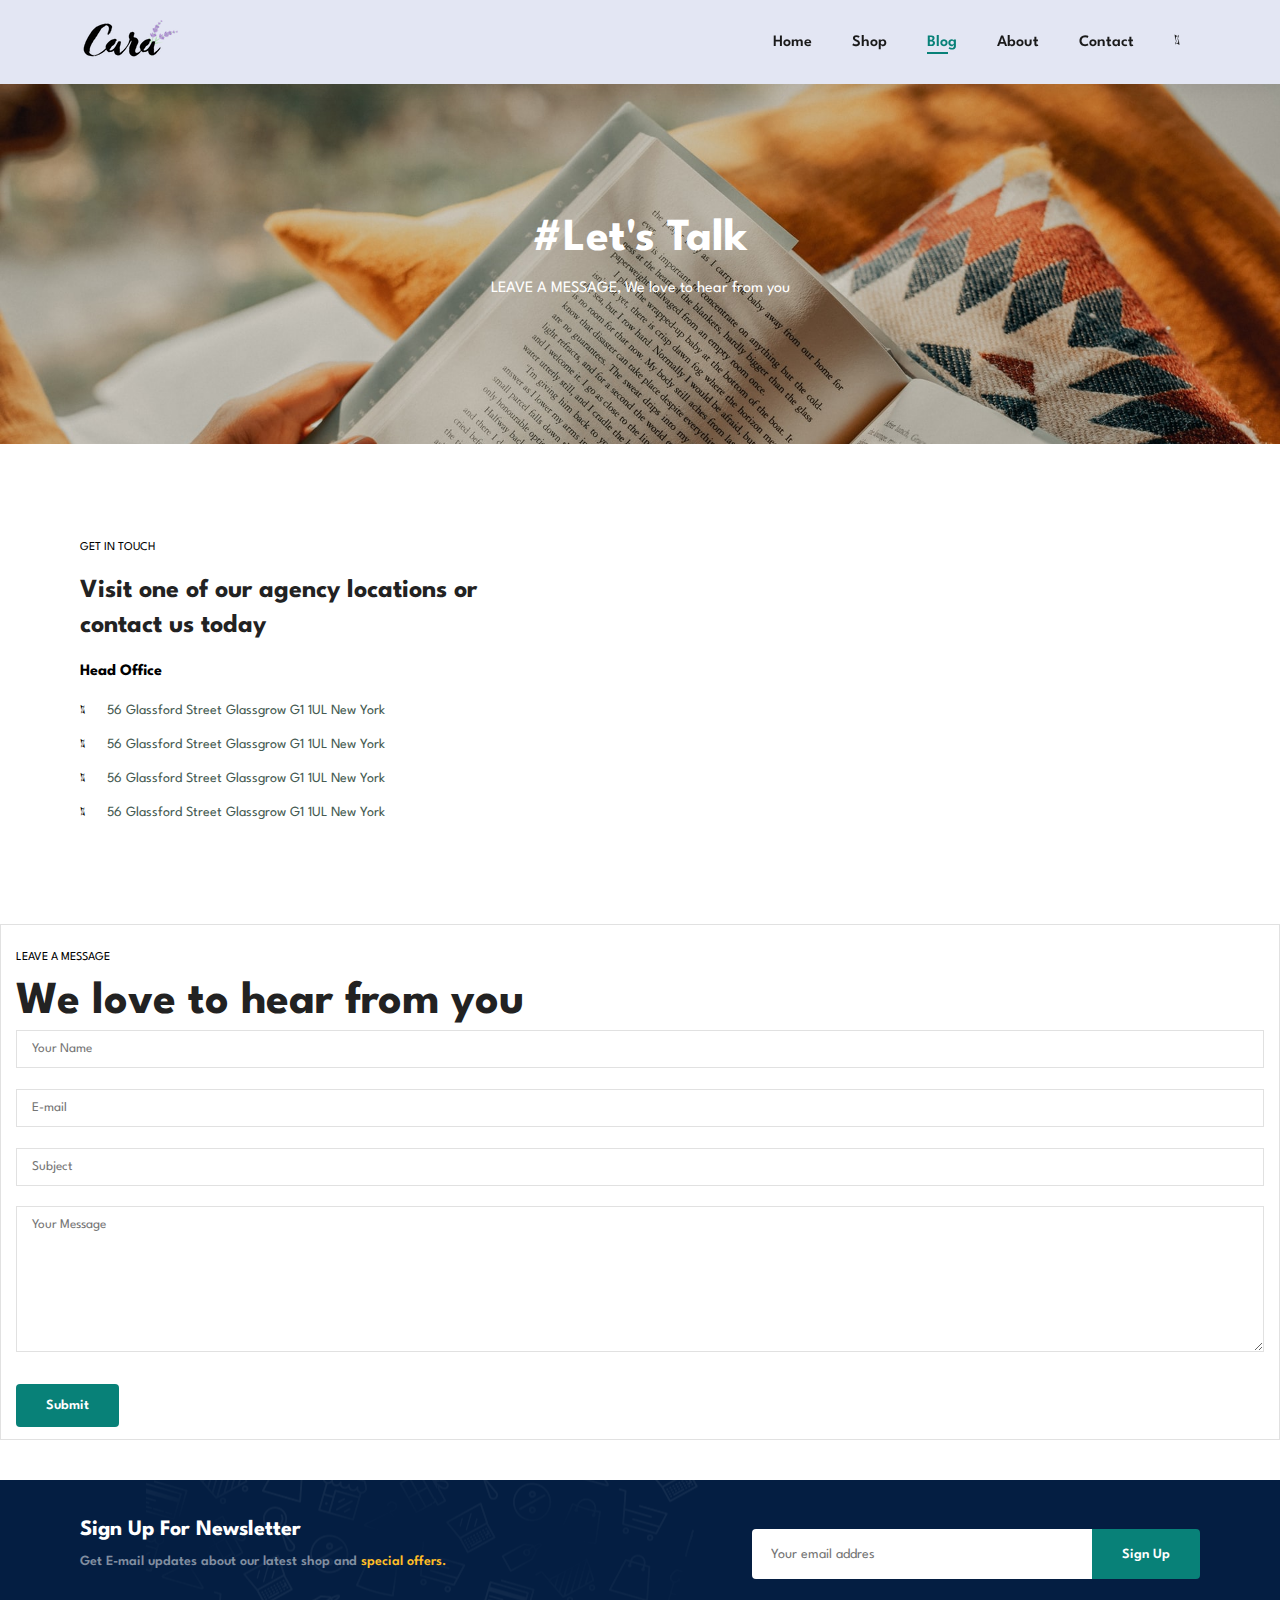
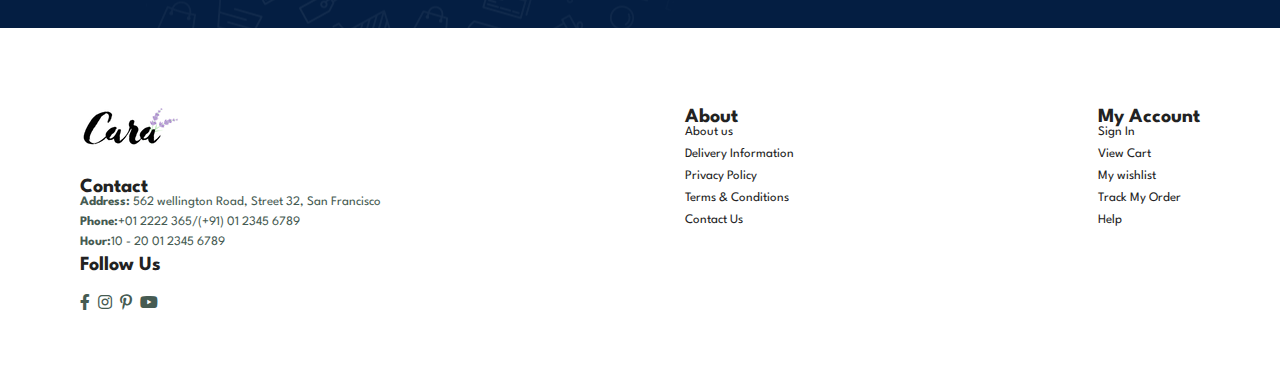
<file: contact.html>
<!DOCTYPE html>
<html lang="en">
  <head>
    <meta charset="UTF-8" />
    <meta http-equiv="X-UA-Compatible" content="IE=edge" />
    <meta name="viewport" content="width=device-width, initial-scale=1.0" />
    <title>Document</title>

    <link
      rel="stylesheet"
      href="https://pro.fontawesome.com/releases/v5.10.0/css/all.css"
    />

    <link rel="stylesheet" href="style.css" />
  </head>

  <body>
    <section id="header">
      <a href="#">
        <img src="img/logo.png" class="logo" alt="Logo" />
      </a>
      <div>
        <ul id="navbar">
          <li><a href="index.html">Home</a></li>
          <li><a href="shop.html">Shop</a></li>
          <li><a class="active" href="blog.html">Blog</a></li>
          <li><a href="about.html">About</a></li>
          <li><a href="contact.html">Contact</a></li>
          <li>
            <a href="cart.html"><i class="fal fa-shopping-bag"></i></a>
          </li>

          <a id="close" href="#"><i class="fa-solid fa-xmark"></i></a>
        </ul>
      </div>
      <div class="mobile">
        <a href=""><i class="fal fa-shopping-bag"></i></a>
        <i id="bar" class="fa-solid fa-outdent"></i>
      </div>
    </section>
    <section id="page-header" class="blog-header">
      <h2>#Let's Talk</h2>

      <p>LEAVE A MESSAGE, We love to hear from you</p>
    </section>
    <section id="contact-details" class="section-p1">
      <div class="details">
        <span>GET IN TOUCH</span>
        <h2>Visit one of our agency locations or contact us today</h2>
        <h3>Head Office</h3>
        <div>
          <li>
            <i class="fal fa-map"></i>
            <p>56 Glassford Street Glassgrow G1 1UL New York</p>
          </li>
          <li>
            <i class="fal fa-envelope"></i>
            <p>56 Glassford Street Glassgrow G1 1UL New York</p>
          </li>
          <li>
            <i class="fal fa-phone-alt"></i>
            <p>56 Glassford Street Glassgrow G1 1UL New York</p>
          </li>
          <li>
            <i class="fal fa-clock"></i>
            <p>56 Glassford Street Glassgrow G1 1UL New York</p>
          </li>
        </div>
      </div>
      <div class="map">
        <iframe
          src="https://www.google.com/maps/embed?pb=!1m18!1m12!1m3!1d3386.3838625919743!2d105.69428947468272!3d18.657289382463045!2m3!1f0!2f0!3f0!3m2!1i1024!2i768!4f13.1!3m3!1m2!1s0x3139cd4a2827c3ef%3A0x32d171a13724f937!2zQ2h1bmcgY8awIEdpYSBUaOG7i25oIFBow6F0!5e1!3m2!1sen!2s!4v1746327421052!5m2!1sen!2s"
          width="600"
          height="450"
          style="border: 0"
          allowfullscreen=""
          loading="lazy"
          referrerpolicy="no-referrer-when-downgrade"
        ></iframe>
      </div>
    </section>
    <section id="form-details">
      <form action="">
        <span>LEAVE A MESSAGE</span>
        <h2>We love to hear from you</h2>
        <input type="text" placeholder="Your Name" />
        <input type="text" placeholder="E-mail" />
        <input type="text" placeholder="Subject" />
        <textarea
          name=""
          cols="30"
          rows="10"
          placeholder="Your Message"
          id=""
        ></textarea>
        <button class="normal">Submit</button>
      </form>
    </section>
    <section id="newsletter" class="section-p1 section-m1">
      <div class="newstext">
        <h4>Sign Up For Newsletter</h4>
        <p>
          Get E-mail updates about our latest shop and
          <span>special offers.</span>
        </p>
      </div>
      <div class="form">
        <input type="text" placeholder="Your email addres" />
        <button class="normal">Sign Up</button>
      </div>
    </section>
    <footer class="section-p1">
      <div class="col">
        <img class="logo" src="img/logo.png" alt="Logo" />
        <h4>Contact</h4>
        <p>
          <strong>Address:</strong> 562 wellington Road, Street 32, San
          Francisco
        </p>
        <p><strong>Phone:</strong>+01 2222 365/(+91) 01 2345 6789</p>
        <p><strong>Hour:</strong>10 - 20 01 2345 6789</p>
        <div class="follow">
          <h4>Follow Us</h4>
          <div class="icon">
            <i class="fab fa-facebook-f"></i>
            <i class="fab fa-instagram"></i>
            <i class="fab fa-pinterest-p"></i>
            <i class="fab fa-youtube"></i>
          </div>
        </div>
      </div>
      <div class="col">
        <h4>About</h4>
        <a href="">About us</a>
        <a href="">Delivery Information</a>
        <a href="">Privacy Policy</a>
        <a href="">Terms & Conditions</a>
        <a href="">Contact Us</a>
      </div>
      <div class="col">
        <h4>My Account</h4>
        <a href="">Sign In</a>
        <a href="">View Cart</a>
        <a href="">My wishlist</a>
        <a href="">Track My Order</a>
        <a href="">Help</a>
      </div>
    </footer>
    <script src="script.js"></script>
  </body>
</html>
</file>
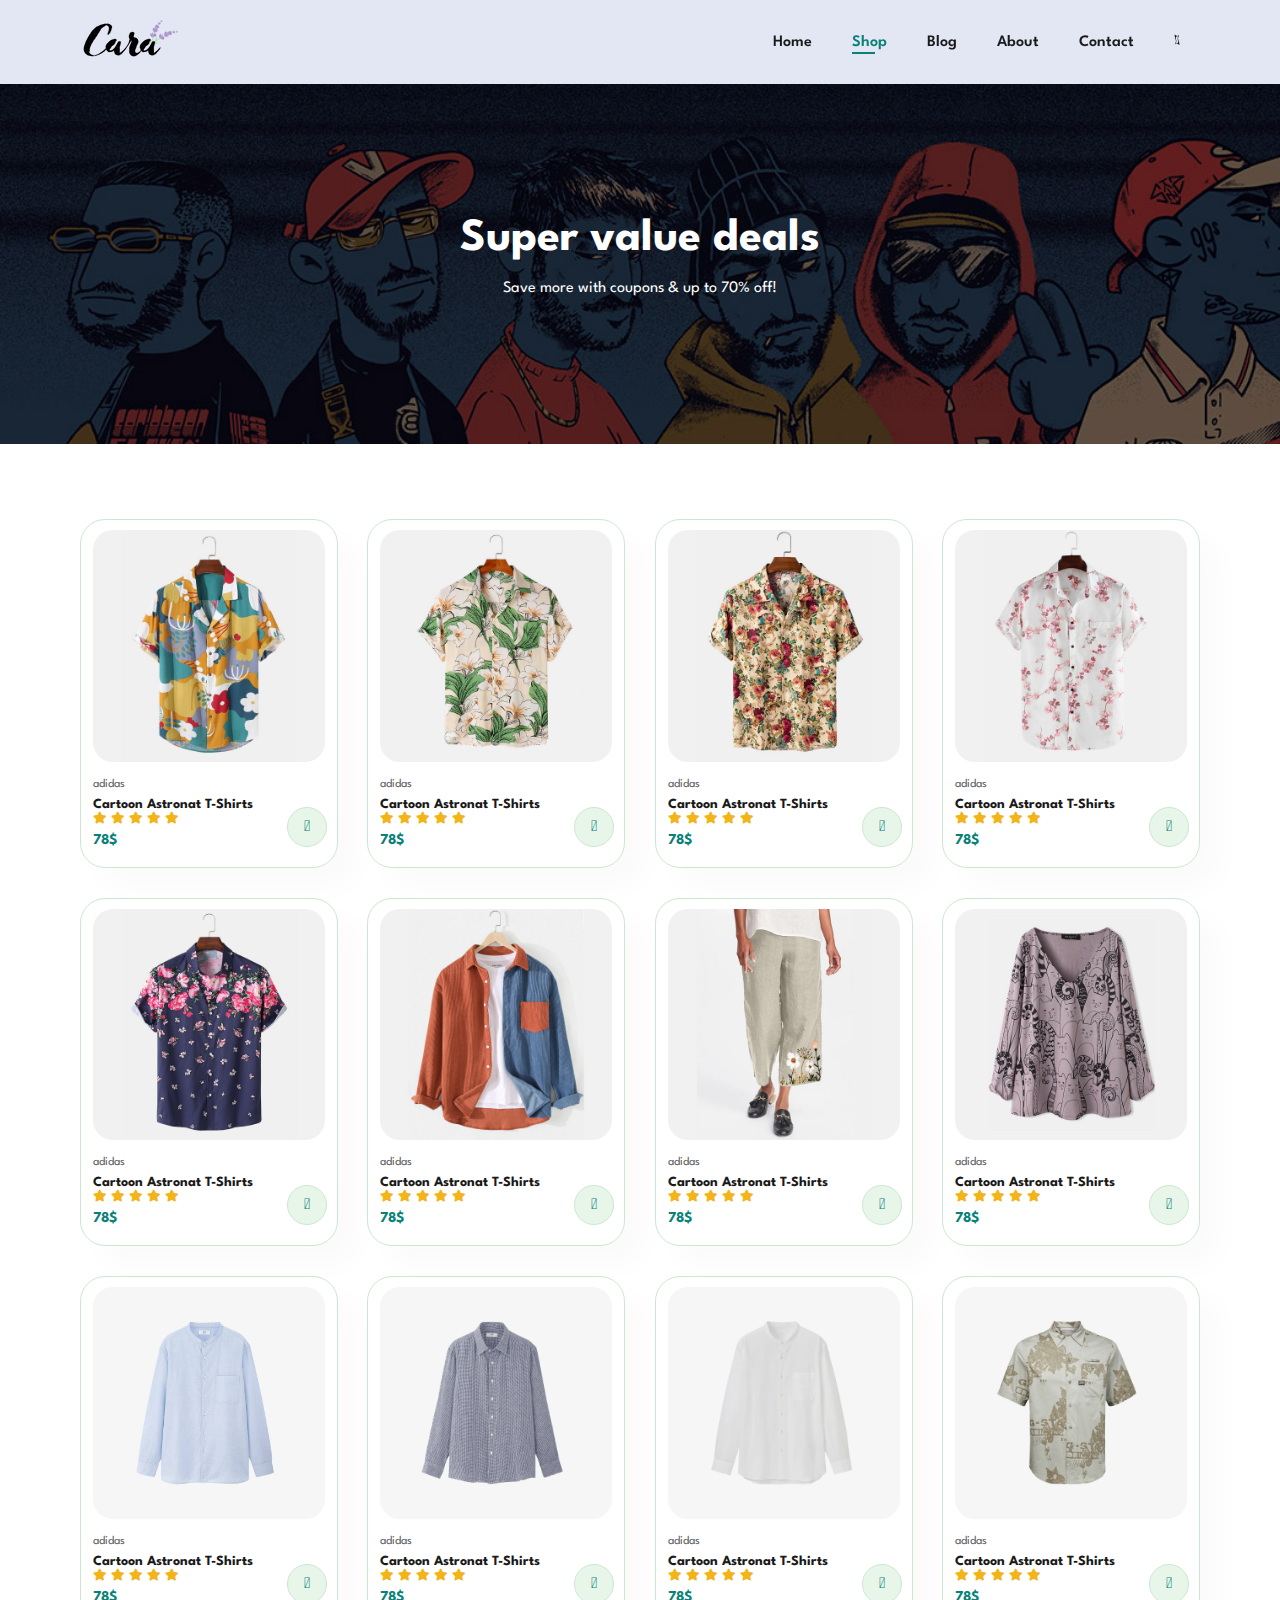
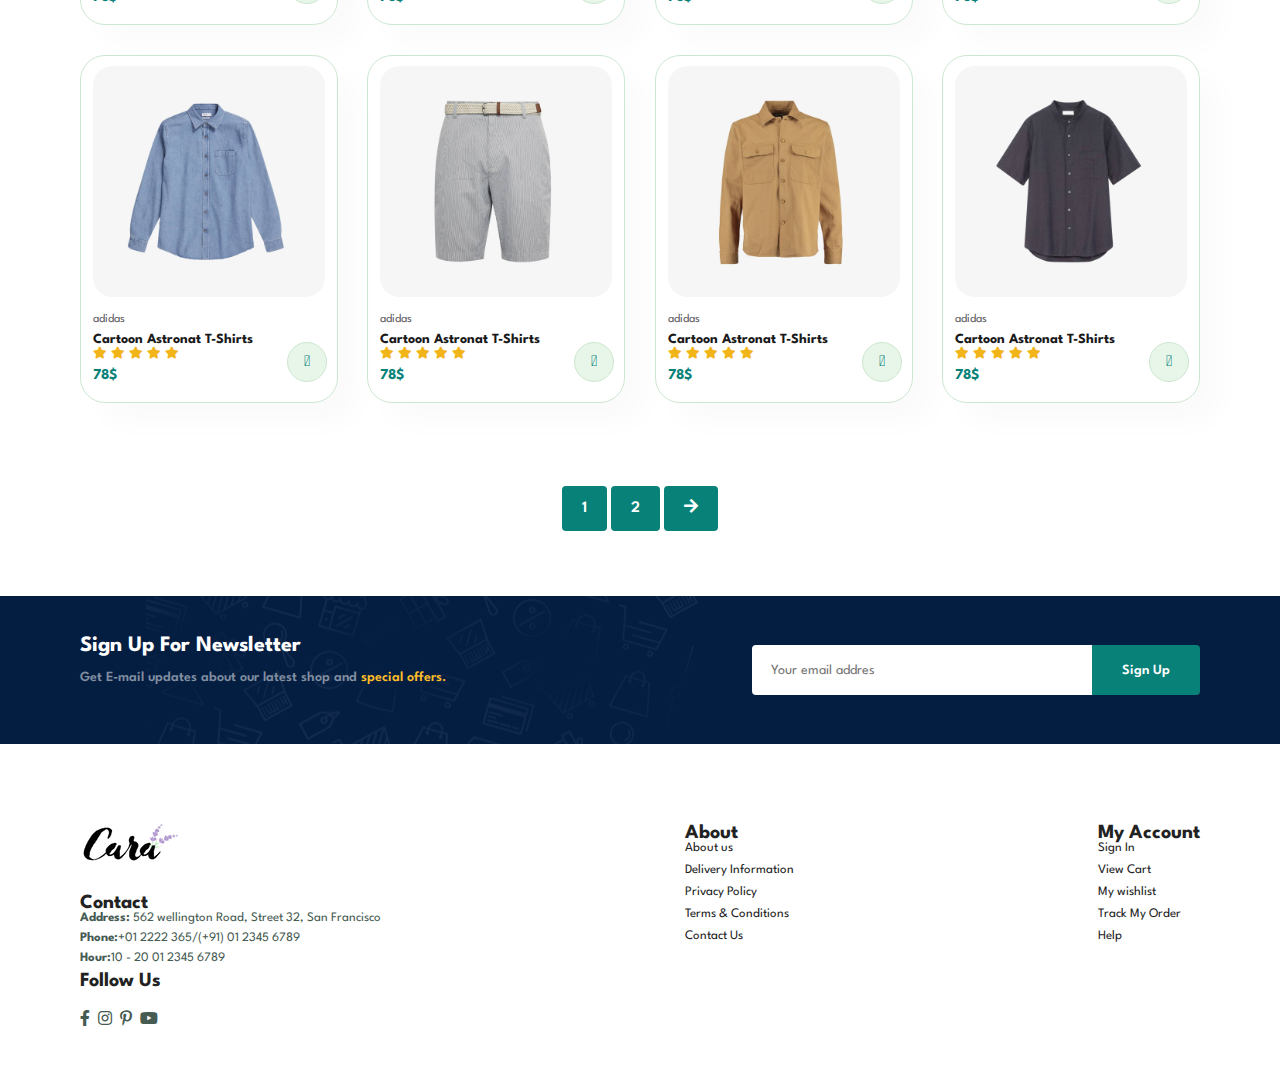
<file: shop.html>
<!DOCTYPE html>
<html lang="en">
  <head>
    <meta charset="UTF-8" />
    <meta http-equiv="X-UA-Compatible" content="IE=edge" />
    <meta name="viewport" content="width=device-width, initial-scale=1.0" />
    <title>Tech2etc Ecommerce Tutorial</title>
    <link
      rel="stylesheet"
      href="https://pro.fontawesome.com/releases/v5.10.0/css/all.css"
    />

    <link rel="stylesheet" href="style.css" />
  </head>
  <body>
    <section id="header">
      <a href="#">
        <img src="img/logo.png" class="logo" alt="Logo" />
      </a>
      <div>
        <ul id="navbar">
          <li><a href="index.html">Home</a></li>
          <li><a class="active" href="shop.html">Shop</a></li>
          <li><a href="blog.html">Blog</a></li>
          <li><a href="about.html">About</a></li>
          <li><a href="contact.html">Contact</a></li>
          <li>
            <a href="cart.html"><i class="fal fa-shopping-bag"></i></a>
          </li>

          <a id="close" href="#"><i class="fa-solid fa-xmark"></i></a>
        </ul>
      </div>
      <div class="mobile">
        <a href=""><i class="fal fa-shopping-bag"></i></a>
        <i id="bar" class="fa-solid fa-outdent"></i>
      </div>
    </section>
    <section id="page-header">
      <h2>Super value deals</h2>

      <p>Save more with coupons & up to 70% off!</p>
    </section>
    <section id="product1" class="section-p1">
      <div class="pro-container">
        <div class="pro" onclick="window.location.href='./sproduct.html';">
          <img src="img/products/f1.jpg" alt="" />
          <div class="des">
            <span>adidas</span>
            <h5>Cartoon Astronat T-Shirts</h5>
            <div class="star">
              <i class="fas fa-star"></i> <i class="fas fa-star"></i>

              <i class="fas fa-star"></i>
              <i class="fas fa-star"></i>
              <i class="fas fa-star"></i>
            </div>
            <h4>78$</h4>
          </div>
          <a href=""><i class="fal fa-shopping-cart cart"></i></a>
        </div>
        <div class="pro">
          <img src="img/products/f2.jpg" alt="" />
          <div class="des">
            <span>adidas</span>
            <h5>Cartoon Astronat T-Shirts</h5>
            <div class="star">
              <i class="fas fa-star"></i> <i class="fas fa-star"></i>

              <i class="fas fa-star"></i>
              <i class="fas fa-star"></i>
              <i class="fas fa-star"></i>
            </div>
            <h4>78$</h4>
          </div>
          <a href=""><i class="fal fa-shopping-cart cart"></i></a>
        </div>
        <div class="pro">
          <img src="img/products/f3.jpg" alt="" />
          <div class="des">
            <span>adidas</span>
            <h5>Cartoon Astronat T-Shirts</h5>
            <div class="star">
              <i class="fas fa-star"></i> <i class="fas fa-star"></i>

              <i class="fas fa-star"></i>
              <i class="fas fa-star"></i>
              <i class="fas fa-star"></i>
            </div>
            <h4>78$</h4>
          </div>
          <a href=""><i class="fal fa-shopping-cart cart"></i></a>
        </div>
        <div class="pro">
          <img src="img/products/f4.jpg" alt="" />
          <div class="des">
            <span>adidas</span>
            <h5>Cartoon Astronat T-Shirts</h5>
            <div class="star">
              <i class="fas fa-star"></i> <i class="fas fa-star"></i>

              <i class="fas fa-star"></i>
              <i class="fas fa-star"></i>
              <i class="fas fa-star"></i>
            </div>
            <h4>78$</h4>
          </div>
          <a href=""><i class="fal fa-shopping-cart cart"></i></a>
        </div>
        <div class="pro">
          <img src="img/products/f5.jpg" alt="" />
          <div class="des">
            <span>adidas</span>
            <h5>Cartoon Astronat T-Shirts</h5>
            <div class="star">
              <i class="fas fa-star"></i> <i class="fas fa-star"></i>

              <i class="fas fa-star"></i>
              <i class="fas fa-star"></i>
              <i class="fas fa-star"></i>
            </div>
            <h4>78$</h4>
          </div>
          <a href=""><i class="fal fa-shopping-cart cart"></i></a>
        </div>
        <div class="pro">
          <img src="img/products/f6.jpg" alt="" />
          <div class="des">
            <span>adidas</span>
            <h5>Cartoon Astronat T-Shirts</h5>
            <div class="star">
              <i class="fas fa-star"></i> <i class="fas fa-star"></i>

              <i class="fas fa-star"></i>
              <i class="fas fa-star"></i>
              <i class="fas fa-star"></i>
            </div>
            <h4>78$</h4>
          </div>
          <a href=""><i class="fal fa-shopping-cart cart"></i></a>
        </div>
        <div class="pro">
          <img src="img/products/f7.jpg" alt="" />
          <div class="des">
            <span>adidas</span>
            <h5>Cartoon Astronat T-Shirts</h5>
            <div class="star">
              <i class="fas fa-star"></i> <i class="fas fa-star"></i>

              <i class="fas fa-star"></i>
              <i class="fas fa-star"></i>
              <i class="fas fa-star"></i>
            </div>
            <h4>78$</h4>
          </div>
          <a href=""><i class="fal fa-shopping-cart cart"></i></a>
        </div>
        <div class="pro">
          <img src="img/products/f8.jpg" alt="" />
          <div class="des">
            <span>adidas</span>
            <h5>Cartoon Astronat T-Shirts</h5>
            <div class="star">
              <i class="fas fa-star"></i> <i class="fas fa-star"></i>

              <i class="fas fa-star"></i>
              <i class="fas fa-star"></i>
              <i class="fas fa-star"></i>
            </div>
            <h4>78$</h4>
          </div>
          <a href=""><i class="fal fa-shopping-cart cart"></i></a>
        </div>
        <div class="pro">
          <img src="img/products/n1.jpg" alt="" />
          <div class="des">
            <span>adidas</span>
            <h5>Cartoon Astronat T-Shirts</h5>
            <div class="star">
              <i class="fas fa-star"></i> <i class="fas fa-star"></i>

              <i class="fas fa-star"></i>
              <i class="fas fa-star"></i>
              <i class="fas fa-star"></i>
            </div>
            <h4>78$</h4>
          </div>
          <a href=""><i class="fal fa-shopping-cart cart"></i></a>
        </div>
        <div class="pro">
          <img src="img/products/n2.jpg" alt="" />
          <div class="des">
            <span>adidas</span>
            <h5>Cartoon Astronat T-Shirts</h5>
            <div class="star">
              <i class="fas fa-star"></i> <i class="fas fa-star"></i>

              <i class="fas fa-star"></i>
              <i class="fas fa-star"></i>
              <i class="fas fa-star"></i>
            </div>
            <h4>78$</h4>
          </div>
          <a href=""><i class="fal fa-shopping-cart cart"></i></a>
        </div>
        <div class="pro">
          <img src="img/products/n3.jpg" alt="" />
          <div class="des">
            <span>adidas</span>
            <h5>Cartoon Astronat T-Shirts</h5>
            <div class="star">
              <i class="fas fa-star"></i> <i class="fas fa-star"></i>

              <i class="fas fa-star"></i>
              <i class="fas fa-star"></i>
              <i class="fas fa-star"></i>
            </div>
            <h4>78$</h4>
          </div>
          <a href=""><i class="fal fa-shopping-cart cart"></i></a>
        </div>
        <div class="pro">
          <img src="img/products/n4.jpg" alt="" />
          <div class="des">
            <span>adidas</span>
            <h5>Cartoon Astronat T-Shirts</h5>
            <div class="star">
              <i class="fas fa-star"></i> <i class="fas fa-star"></i>

              <i class="fas fa-star"></i>
              <i class="fas fa-star"></i>
              <i class="fas fa-star"></i>
            </div>
            <h4>78$</h4>
          </div>
          <a href=""><i class="fal fa-shopping-cart cart"></i></a>
        </div>
        <div class="pro">
          <img src="img/products/n5.jpg" alt="" />
          <div class="des">
            <span>adidas</span>
            <h5>Cartoon Astronat T-Shirts</h5>
            <div class="star">
              <i class="fas fa-star"></i> <i class="fas fa-star"></i>

              <i class="fas fa-star"></i>
              <i class="fas fa-star"></i>
              <i class="fas fa-star"></i>
            </div>
            <h4>78$</h4>
          </div>
          <a href=""><i class="fal fa-shopping-cart cart"></i></a>
        </div>
        <div class="pro">
          <img src="img/products/n6.jpg" alt="" />
          <div class="des">
            <span>adidas</span>
            <h5>Cartoon Astronat T-Shirts</h5>
            <div class="star">
              <i class="fas fa-star"></i> <i class="fas fa-star"></i>

              <i class="fas fa-star"></i>
              <i class="fas fa-star"></i>
              <i class="fas fa-star"></i>
            </div>
            <h4>78$</h4>
          </div>
          <a href=""><i class="fal fa-shopping-cart cart"></i></a>
        </div>
        <div class="pro">
          <img src="img/products/n7.jpg" alt="" />
          <div class="des">
            <span>adidas</span>
            <h5>Cartoon Astronat T-Shirts</h5>
            <div class="star">
              <i class="fas fa-star"></i> <i class="fas fa-star"></i>

              <i class="fas fa-star"></i>
              <i class="fas fa-star"></i>
              <i class="fas fa-star"></i>
            </div>
            <h4>78$</h4>
          </div>
          <a href=""><i class="fal fa-shopping-cart cart"></i></a>
        </div>
        <div class="pro">
          <img src="img/products/n8.jpg" alt="" />
          <div class="des">
            <span>adidas</span>
            <h5>Cartoon Astronat T-Shirts</h5>
            <div class="star">
              <i class="fas fa-star"></i> <i class="fas fa-star"></i>

              <i class="fas fa-star"></i>
              <i class="fas fa-star"></i>
              <i class="fas fa-star"></i>
            </div>
            <h4>78$</h4>
          </div>
          <a href=""><i class="fal fa-shopping-cart cart"></i></a>
        </div>
      </div>
    </section>
    <section id="pagination" class="section-p1">
      <a href="">1</a>
      <a href="">2</a>
      <a href=""><i class="fas fa-arrow-right"></i></a>
    </section>
    <section id="newsletter" class="section-p1 section-m1">
      <div class="newstext">
        <h4>Sign Up For Newsletter</h4>
        <p>
          Get E-mail updates about our latest shop and
          <span>special offers.</span>
        </p>
      </div>
      <div class="form">
        <input type="text" placeholder="Your email addres" />
        <button class="normal">Sign Up</button>
      </div>
    </section>
    <footer class="section-p1">
      <div class="col">
        <img class="logo" src="img/logo.png" alt="Logo" />
        <h4>Contact</h4>
        <p>
          <strong>Address:</strong> 562 wellington Road, Street 32, San
          Francisco
        </p>
        <p><strong>Phone:</strong>+01 2222 365/(+91) 01 2345 6789</p>
        <p><strong>Hour:</strong>10 - 20 01 2345 6789</p>
        <div class="follow">
          <h4>Follow Us</h4>
          <div class="icon">
            <i class="fab fa-facebook-f"></i>
            <i class="fab fa-instagram"></i>
            <i class="fab fa-pinterest-p"></i>
            <i class="fab fa-youtube"></i>
          </div>
        </div>
      </div>
      <div class="col">
        <h4>About</h4>
        <a href="">About us</a>
        <a href="">Delivery Information</a>
        <a href="">Privacy Policy</a>
        <a href="">Terms & Conditions</a>
        <a href="">Contact Us</a>
      </div>
      <div class="col">
        <h4>My Account</h4>
        <a href="">Sign In</a>
        <a href="">View Cart</a>
        <a href="">My wishlist</a>
        <a href="">Track My Order</a>
        <a href="">Help</a>
      </div>
    </footer>

    <script src="script.js"></script>
  </body>
</html>
</file>
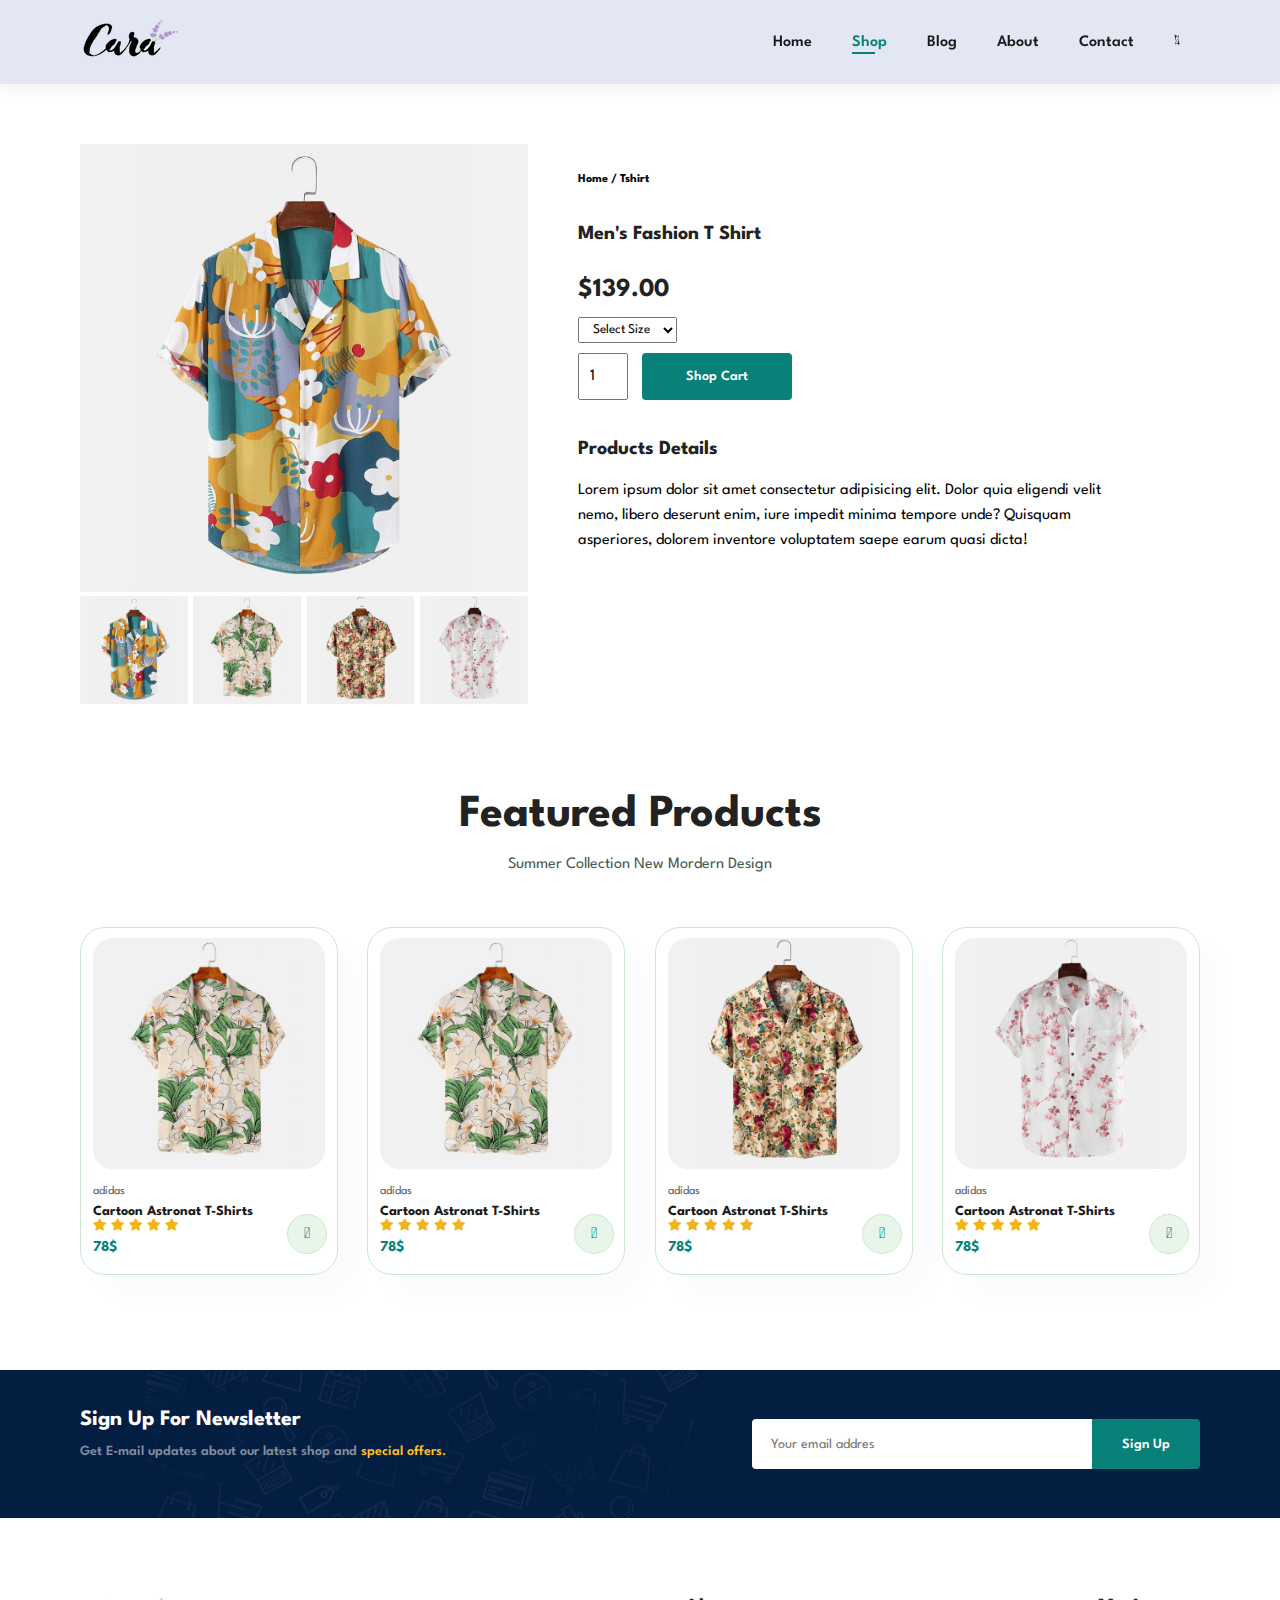
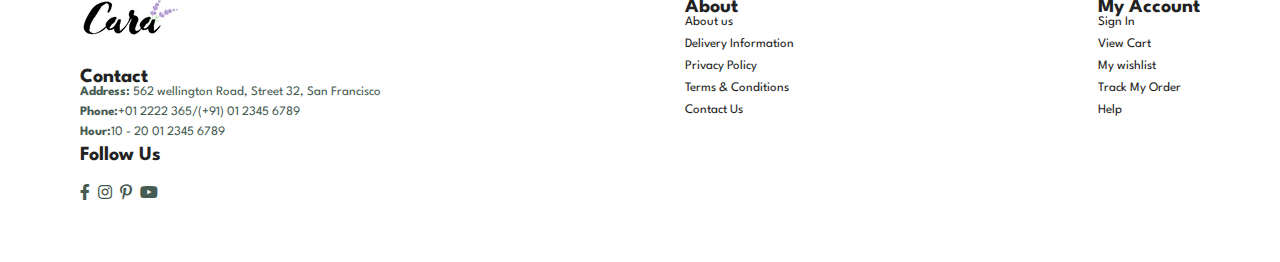
<file: sproduct.html>
<!DOCTYPE html>
<html lang="en">
  <head>
    <meta charset="UTF-8" />
    <meta http-equiv="X-UA-Compatible" content="IE=edge" />
    <meta name="viewport" content="width=device-width, initial-scale=1.0" />
    <title>Tech2etc Ecommerce Tutorial</title>
    <link
      rel="stylesheet"
      href="https://pro.fontawesome.com/releases/v5.10.0/css/all.css"
    />

    <link rel="stylesheet" href="style.css" />
  </head>

  <body>
    <section id="header">
      <a href="#">
        <img src="img/logo.png" class="logo" alt="Logo" />
      </a>
      <div>
        <ul id="navbar">
          <li><a href="index.html">Home</a></li>
          <li><a class="active" href="shop.html">Shop</a></li>
          <li><a href="blog.html">Blog</a></li>
          <li><a href="about.html">About</a></li>
          <li><a href="contact.html">Contact</a></li>
          <li>
            <a href=""><i class="fal fa-shopping-bag"></i></a>
          </li>

          <a id="close" href="#"><i class="fa-solid fa-xmark"></i></a>
        </ul>
      </div>
      <div class="mobile">
        <a href="cart.html"><i class="fal fa-shopping-bag"></i></a>
        <i id="bar" class="fa-solid fa-outdent"></i>
      </div>
    </section>
    <section id="prodetails" class="section-p1">
      <div class="single-pro-image">
        <img src="img/products/f1.jpg" width="100%" id="Mainimg" alt="banner" />
        <div class="small-img-group">
          <div class="small-img-col">
            <img
              src="img/products/f1.jpg"
              width="100%"
              class="small-img"
              alt="product"
            />
          </div>
          <div class="small-img-col">
            <img
              src="img/products/f2.jpg"
              width="100%"
              class="small-img"
              alt="product"
            />
          </div>
          <div class="small-img-col">
            <img
              src="img/products/f3.jpg"
              width="100%"
              class="small-img"
              alt="product"
            />
          </div>
          <div class="small-img-col">
            <img
              src="img/products/f4.jpg"
              width="100%"
              class="small-img"
              alt="product"
            />
          </div>
        </div>
      </div>
      <div class="single-pro-details">
        <h6>Home / Tshirt</h6>
        <h4>Men's Fashion T Shirt</h4>
        <h2>$139.00</h2>
        <select>
          <option value="">Select Size</option>
          <option value="">XL</option>
          <option value="">XXL</option>
          <option value="">Large</option>
          <option value="">Small</option>
        </select>
        <input type="number" value="1" />
        <button class="normal">Shop Cart</button>
        <h4>Products Details</h4>
        <span
          >Lorem ipsum dolor sit amet consectetur adipisicing elit. Dolor quia
          eligendi velit nemo, libero deserunt enim, iure impedit minima tempore
          unde? Quisquam asperiores, dolorem inventore voluptatem saepe earum
          quasi dicta!</span
        >
      </div>
    </section>
    <section id="product1" class="section-p1">
      <h2>Featured Products</h2>
      <p>Summer Collection New Mordern Design</p>
      <div class="pro-container">
        <div class="pro">
          <img src="img/products/f2.jpg" alt="" />
          <div class="des">
            <span>adidas</span>
            <h5>Cartoon Astronat T-Shirts</h5>
            <div class="star">
              <i class="fas fa-star"></i> <i class="fas fa-star"></i>

              <i class="fas fa-star"></i>
              <i class="fas fa-star"></i>
              <i class="fas fa-star"></i>
            </div>
            <h4>78$</h4>
          </div>
          <a href=""><i class="fal fa-shopping-cart cart"></i></a>
        </div>
        <div class="pro">
          <img src="img/products/f2.jpg" alt="" />
          <div class="des">
            <span>adidas</span>
            <h5>Cartoon Astronat T-Shirts</h5>
            <div class="star">
              <i class="fas fa-star"></i> <i class="fas fa-star"></i>

              <i class="fas fa-star"></i>
              <i class="fas fa-star"></i>
              <i class="fas fa-star"></i>
            </div>
            <h4>78$</h4>
          </div>
          <a href=""><i class="fal fa-shopping-cart cart"></i></a>
        </div>
        <div class="pro">
          <img src="img/products/f3.jpg" alt="" />
          <div class="des">
            <span>adidas</span>
            <h5>Cartoon Astronat T-Shirts</h5>
            <div class="star">
              <i class="fas fa-star"></i> <i class="fas fa-star"></i>

              <i class="fas fa-star"></i>
              <i class="fas fa-star"></i>
              <i class="fas fa-star"></i>
            </div>
            <h4>78$</h4>
          </div>
          <a href=""><i class="fal fa-shopping-cart cart"></i></a>
        </div>
        <div class="pro">
          <img src="img/products/f4.jpg" alt="" />
          <div class="des">
            <span>adidas</span>
            <h5>Cartoon Astronat T-Shirts</h5>
            <div class="star">
              <i class="fas fa-star"></i> <i class="fas fa-star"></i>

              <i class="fas fa-star"></i>
              <i class="fas fa-star"></i>
              <i class="fas fa-star"></i>
            </div>
            <h4>78$</h4>
          </div>
          <a href=""><i class="fal fa-shopping-cart cart"></i></a>
        </div>
      </div>
    </section>
    <section id="newsletter" class="section-p1 section-m1">
      <div class="newstext">
        <h4>Sign Up For Newsletter</h4>
        <p>
          Get E-mail updates about our latest shop and
          <span>special offers.</span>
        </p>
      </div>
      <div class="form">
        <input type="text" placeholder="Your email addres" />
        <button class="normal">Sign Up</button>
      </div>
    </section>
    <footer class="section-p1">
      <div class="col">
        <img class="logo" src="img/logo.png" alt="Logo" />
        <h4>Contact</h4>
        <p>
          <strong>Address:</strong> 562 wellington Road, Street 32, San
          Francisco
        </p>
        <p><strong>Phone:</strong>+01 2222 365/(+91) 01 2345 6789</p>
        <p><strong>Hour:</strong>10 - 20 01 2345 6789</p>
        <div class="follow">
          <h4>Follow Us</h4>
          <div class="icon">
            <i class="fab fa-facebook-f"></i>
            <i class="fab fa-instagram"></i>
            <i class="fab fa-pinterest-p"></i>
            <i class="fab fa-youtube"></i>
          </div>
        </div>
      </div>
      <div class="col">
        <h4>About</h4>
        <a href="">About us</a>
        <a href="">Delivery Information</a>
        <a href="">Privacy Policy</a>
        <a href="">Terms & Conditions</a>
        <a href="">Contact Us</a>
      </div>
      <div class="col">
        <h4>My Account</h4>
        <a href="">Sign In</a>
        <a href="">View Cart</a>
        <a href="">My wishlist</a>
        <a href="">Track My Order</a>
        <a href="">Help</a>
      </div>
    </footer>

    <script>
      // script for image change on click
      var Mainimg = document.getElementById("Mainimg");
      var smallimg = document.getElementsByClassName("small-img");

      smallimg[0].onclick = function () {
        Mainimg.src = smallimg[0].src;
      };
      smallimg[1].onclick = function () {
        Mainimg.src = smallimg[1].src;
      };
      smallimg[2].onclick = function () {
        Mainimg.src = smallimg[2].src;
      };
      smallimg[3].onclick = function () {
        Mainimg.src = smallimg[3].src;
      };
    </script>

    <script src="script.js"></script>
  </body>
</html>
</file>
<file: style.css>
@import url("https://fonts.googleapis.com/css2?family=Spartan:wght@100;200;300;400;500;600;700;800;900&display=swap");
* {
  margin: 0;
  padding: 0;
  box-sizing: border-box;
  font-family: "Spartan", sans-serif;
}

html {
  scroll-behavior: smooth;
}

/* Global Styles */

h1 {
  font-size: 50px;
  line-height: 64px;
  color: #222;
}

h2 {
  font-size: 46px;
  line-height: 54px;
  color: #222;
}

h4 {
  font-size: 20px;
  color: #222;
}

h6 {
  font-weight: 700;
  font-size: 12px;
}

p {
  font-size: 16px;
  color: #465b52;
  margin: 15px 0 20px 0;
}

.section-p1 {
  padding: 40px 80px;
}

.section-m1 {
  margin: 40px 0;
}

button.normal {
  font-size: 14px;
  font-weight: 600;
  padding: 15px 30px;
  color: #000;
  background-color: #fff;
  border-radius: 4px;
  cursor: pointer;
  border: none;
  outline: none;
  transition: 0.2s;
}
button.whitebtn {
  font-size: 13px;
  font-weight: 600;
  padding: 11px 18px;
  color: #fff;
  background-color: transparent;
  border: 1px solid #fff;
  cursor: pointer;
  outline: none;
  transition: 0.2s;
}
body {
  width: 100%;
}
/* Header Start */

#header {
  display: flex;
  align-items: center;
  justify-content: space-between;
  padding: 20px 80px;
  background-color: #e3e6f3;
  box-shadow: 0 5px 15px rgba(0, 0, 0, 0.06);
  position: sticky;
  z-index: 999;
  top: 0;
  left: 0;
}
#navbar {
  display: flex;
  align-items: center;
  justify-content: center;
}
#navbar li {
  list-style: none;
  padding: 0 20px;
  position: relative;
}
#navbar li a {
  text-decoration: none;
  font-size: 16px;
  font-weight: 600;
  color: #1a1a1a;
  transition: 0.3s ease-out;
}
#navbar li a:hover,
#navbar li a.active {
  color: #088178;
}
#navbar li a.active::after,
#navbar li a:hover::after {
  content: "";
  width: 30%;
  height: 2px;
  background: #088178;
  position: absolute;
  bottom: -4px;
  left: 20px;
}

.mobile {
  display: none;
}
/* Home Page */
#hero {
  background-image: url("img/hero4.png");
  height: 90vh;
  width: 100%;
  background-size: cover;
  background-position: top 25% right 0;
  padding: 0 80px;
  display: flex;
  flex-direction: column;
  align-items: flex-start;
  justify-content: center;
}
#hero h4 {
  padding-bottom: 15px;
}
#hero h1 {
  color: #088178;
}
#hero button {
  background-image: url("img/button.png");
  background-color: transparent;
  color: #088178;
  border: 0;
  padding: 14px 80px 14px 65px;
  background-repeat: no-repeat;
  cursor: pointer;
  font-weight: 700;
  font-size: 15px;
}
#feature {
  display: flex;
  align-items: center;
  justify-content: space-between;
  flex-wrap: wrap;
  cursor: pointer;
}
#feature .fe-box {
  width: 180px;
  text-align: center;
  padding: 25px 15px;
  box-shadow: 20px 20px 34px rgba(0, 0, 0, 0.03);
  border: 1px solid #cce7d0;
  border-radius: 4px;
  margin: 15px 0;
}
#feature .fe-box img {
  width: 100%;
  margin-bottom: 10px;
}
#feature .fe-box h6 {
  display: inline-block;
  padding: 9px 8px 6px 8px;
  line-height: 1;
  border-radius: 4px;
  color: #088178;
  background-color: #fddde4;
}
#feature .fe-box:nth-child(2) h6 {
  background-color: #cdebbc;
}
#feature .fe-box:nth-child(3) h6 {
  background-color: #d1e8f2;
}
#feature .fe-box:nth-child(4) h6 {
  background-color: #cdd4f8;
}
#feature .fe-box:nth-child(5) h6 {
  background-color: #f6dbf6;
}
#feature .fe-box:nth-child(6) h6 {
  background-color: #fff2e5;
}
/* Product 1 */
#product1 {
  text-align: center;
}
#product1 .pro-container {
  display: flex;
  justify-content: space-between;
  padding-top: 20px;
  flex-wrap: wrap;
}
#product1 .pro {
  width: 23%;
  min-width: 250px;
  padding: 10px 12px;
  border: 1px solid #cce7d0;
  border-radius: 25px;
  position: relative;
  cursor: pointer;
  box-shadow: 20px 20px 30px rgba(0, 0, 0, 0.02);
  margin: 15px 0;
  transition: 0.3s ease;
}

#product1 .pro:hover {
  box-shadow: 20px 20px 30px rgba(0, 0, 0, 0.09);
}
#product1 .pro img {
  width: 100%;
  border-radius: 20px;
}
#product1 .pro .des {
  text-align: start;
  padding: 10px 0;
}
#product1 .pro .des span {
  color: #606063;
  font-size: 12px;
}
#product1 .pro .des h5 {
  padding-top: 7px;
  color: #1a1a1a;
  font-size: 14px;
}

#product1 .pro .des i {
  font-size: 12px;
  color: rgb(242, 181, 25);
}

#product1 .pro .des h4 {
  padding-top: 7px;
  font-size: 15px;
  font-weight: 700;
  color: #088178;
}
#product1 .pro .cart {
  width: 40px;
  height: 40px;
  line-height: 40px;
  border-radius: 50px;
  background-color: #e8f6ea;
  font-weight: 500;
  color: #088178;
  border: 1px solid #cce7d0;
  position: absolute;
  bottom: 20px;
  right: 10px;
}
/* Banner 1 */
#banner {
  display: flex;
  flex-direction: column;
  justify-content: center;
  align-items: center;
  text-align: center;
  background-image: url("img/banner/b2.jpg");
  width: 100%;
  height: 40vh;
  background-size: cover;
  background-position: center;
}
#banner h4 {
  color: #fff;
  font-size: 16px;
}
#banner h2 {
  color: #fff;
  font-size: 30px;
  padding: 10px 0;
}

#banner h2 span {
  color: #ef3636;
}

#banner button:hover {
  background-color: #088178;
  color: #fff;
}
#sm-banner {
  display: flex;
  justify-content: space-between;
  flex-wrap: wrap;
}
#sm-banner .banner-box {
  display: flex;
  flex-direction: column;
  justify-content: center;
  align-items: flex-start;
  background-image: url("img/banner/b17.jpg");
  min-width: 580px;
  height: 50vh;
  background-size: cover;
  background-position: center;
  padding: 30px;
}
#sm-banner .banner-box2 {
  background-image: url("img/banner/b10.jpg");
}
#sm-banner h4 {
  color: #fff;
  font-size: 20px;
  font-weight: 300;
}
#sm-banner h2 {
  color: #fff;
  font-size: 28px;
  font-weight: 800;
}
#sm-banner span {
  color: #fff;
  font-size: 14px;
  font-weight: 500;
  padding-bottom: 15px;
}

#sm-banner .banner-box:hover button {
  background: #088178;
  border: 1px solid #088178;
}

/* Banner 3 */
#banner3 {
  display: flex;
  justify-content: space-between;
  flex-wrap: wrap;
  padding: 0 80px;
}
#banner3 .banner-box {
  display: flex;
  flex-direction: column;
  justify-content: center;
  align-items: flex-start;
  background-image: url("img/banner/b7.jpg");
  min-width: 30%;
  height: 30vh;
  background-size: cover;
  background-position: center;
  padding: 20px;
  margin-bottom: 20px;
}
#banner3 .banner-box2 {
  background-image: url("img/banner/b4.jpg");
}
#banner3 .banner-box3 {
  background-image: url("img/banner/b18.jpg");
}
#banner3 h2 {
  color: #fff;
  font-weight: 900;
  font-size: 22px;
}

#banner3 h3 {
  color: #ec544e;
  font-weight: 800;
  font-size: 15px;
}
/* News Letter */
#newsletter {
  display: flex;
  justify-content: space-between;
  flex-wrap: wrap;
  align-items: center;
  background-image: url("img/banner/b14.png");
  background-repeat: no-repeat;
  background-position: 20% 30%;
  background-color: #041e42;
}

#newsletter .form {
  display: flex;
  width: 40%;
}

#newsletter h4 {
  font-size: 22px;
  font-weight: 700;
  color: #fff;
}
#newsletter p {
  font-size: 14px;
  font-weight: 600;
  color: #818ea0;
}

#newsletter p span {
  color: #ffbd27;
}

#newsletter input {
  height: 3.125rem;
  padding: 0 1.25em;
  font-size: 14px;
  width: 100%;
  border: 1px solid transparent;
  border-radius: 4px;
  outline: none;
  border-top-right-radius: 0;
  border-bottom-right-radius: 0;
}

#newsletter button {
  background-color: #088178;
  color: #fff;
  white-space: nowrap;
  border-top-left-radius: 0;
  border-bottom-left-radius: 0;
}

footer {
  display: flex;
  flex-wrap: wrap;
  justify-content: space-between;
}
footer .col {
  display: flex;
  flex-direction: column;
  align-items: flex-start;
  margin-bottom: 20px;
}
footer .logo {
  margin-bottom: 30px;
}
footer p {
  font-size: 13px;
  margin: 0 0 8px 0;
}

footer a {
  text-decoration: none;
  font-size: 13px;
  color: #222;
  margin-bottom: 10px;
}

footer .follow i {
  margin-top: 20px;
  color: #465b52;
  padding-right: 4px;
  cursor: pointer;
}

footer .follow i:hover {
  color: #088178;
}

/* Start Media Query */

@media (max-width: 799px) {
  #navbar {
    display: flex;
    flex-direction: column;
    align-items: flex-start;
    justify-content: flex-start;
    position: fixed;
    top: 0;
    right: -300px;
    height: 100vh;
    width: 300px;
    background-color: #e3e6f3;
    box-shadow: 0 40px 60px rgba(0, 0, 0, 0.01);
    padding: 80px 0 0 10px;
    transition: 0.3s ease-in-out;
  }
  #navbar.active {
    right: 0px;
  }
  #navbar li {
    margin-bottom: 25px;
  }
  .mobile {
    display: flex;
    align-items: center;
  }
  .mobile i {
    color: #1a1a1a;
    font-size: 24px;
    padding-left: 20px;
  }
  #close {
    position: absolute;
    top: 30px;
    left: 30px;
    color: #333;
    font-size: 24px;
    /* Tạm thời thêm màu nền để kiểm tra */
  }
}

/* Shop Page */
#page-header {
  background-image: url("img/banner/b1.jpg");
  width: 100%;
  height: 40vh;
  background-size: cover;
  display: flex;
  justify-content: center;
  text-align: center;
  flex-direction: column;
  align-items: center;
  padding: 14px;
}

#page-header h2,
#page-header p {
  color: #fff;
}
/* pagination */
#pagination {
  text-align: center;
}
#pagination a {
  text-decoration: none;
  background-color: #088178;
  padding: 15px 20px;
  border-radius: 4px;
  color: #fff;
  font-weight: 600;
}
#pagination a i {
  font-size: 16px;
  font-weight: 600;
}

/* Single product */
#prodetails {
  display: flex;
  margin-top: 20px;
}
#prodetails .single-pro-image {
  width: 40%;
  margin-right: 50px;
}
.small-img-group {
  display: flex;
  justify-content: space-between;
}
.small-img-col {
  flex-basis: 24%;
  cursor: pointer;
}

#prodetails .single-pro-details {
  width: 50%;
  padding-top: 30px;
}

#prodetails .single-pro-details h4 {
  padding: 40px 0 20px 0;
}

#prodetails .single-pro-details h2 {
  font-size: 26px;
}
#prodetails .single-pro-details select {
  display: block;
  padding: 5px 10px;
  margin-bottom: 10px;
}

#prodetails .single-pro-details input {
  width: 50px;
  height: 47px;
  padding-left: 10px;
  font-size: 16px;
  margin-right: 10px;
}

#prodetails .single-pro-details input:focus {
  outline: none;
}

#prodetails .single-pro-details button {
  width: 150px;
  height: 47px;
  background-color: #088178;
  color: #fff;
  outline: none;
  border-color: #088178;
  box-shadow: none;
}

#prodetails .single-pro-details span {
  line-height: 25px;
}

/* Blog */
#page-header.blog-header {
  background-image: url("img/banner/b19.jpg");
}

#blog {
  padding: 150px 150px 0 150px;
}

#blog .blog-box {
  display: flex;
  align-items: center;
  width: 100%;
  position: relative;
  padding-bottom: 90px;
}

#blog .blog-img {
  width: 50%;
  margin-right: 40px;
}

#blog img {
  width: 100%;
  height: 300px;
  object-fit: cover;
}

#blog .blog-details {
  width: 50%;
}

#blog .blog-details a {
  text-decoration: none;
  font-size: 11px;
  color: #000;
  font-weight: 700;
  position: relative;
  transition: 0.3s;
}

#blog .blog-details a::after {
  content: "";
  width: 50px;
  height: 1px;
  background-color: #000;
  position: absolute;
  top: 4px;
  right: -60px;
}

#blog .blog-details a:hover {
  color: #088178;
}

#blog .blog-details a:hover::after {
  color: #088178;
}

#blog .blog-details h1 {
  position: absolute;
  top: -40px;
  left: 0;
  font-size: 70px;
  font-weight: 700;
  color: #c9cbce;
  z-index: -10;
}

/* Contact Page */
#contact-details {
  display: flex;
  align-items: center;
  justify-content: space-between;
}

#contact-details .details {
  width: 40%;
}

#contact-details .details span {
  font-size: 12px;
}

#contact-details .details h2 {
  font-size: 26px;
  line-height: 35px;
  padding: 20px 0;
}

#contact-details .details h3 {
  font-size: 16px;
  padding-bottom: 15px;
}

#contact-details .details li {
  list-style: none;
  display: flex;
  padding: 10px 0;
}

#contact-details .details li i {
  font-size: 14px;
  padding-right: 22px;
}

#contact-details .details li p {
  margin: 0;
  font-size: 14px;
}

#contact-details .map {
  width: 55%;
  height: 400px;
}

#contact-details .map iframe {
  width: 100%;
  height: 100%;
}
#form-details form span {
  font-size: 12px;
}

#form-details form {
  font-size: 26px;
  line-height: 35px;
  padding: 20px 0;
}

#form-details form input,
#form-details form,
#form-details textarea {
  width: 100%;
  padding: 12px 15px;
  outline: none;
  margin-bottom: 20px;
  border: 1px solid #e1e1e1;
}

#form-details form button {
  color: #fff;
  background-color: #088178;
}

/* About */

#page-header.about-header {
  background-image: url("img/banner/b20.jpg");
}

/* Cart Page */
#cart {
  overflow-x: auto;
}
#cart table {
  width: 100%;
  border-collapse: collapse;
  table-layout: fixed;
  white-space: nowrap;
}

#cart table img {
  width: 70px;
}

#cart table td:nth-child(1) {
  width: 100px;
  align-items: center;
}

#cart table td:nth-child(2) {
  width: 150px;
  align-items: center;
}
#cart table td:nth-child(3) {
  width: 250px;
  align-items: center;
}
#cart table td:nth-child(4),
#cart table td:nth-child(5),
#cart table td:nth-child(6) {
  width: 150px;
  align-items: center;
}
#cart table td:nth-child(5) input {
  width: 70px;
  padding: 10px 5px 10px 15px;
}

#cart table thead {
  border: 1px solid #e2e9e1;
  border-left: none;
  border-right: none;
}

#cart table thead td {
  font-weight: 700;
  text-transform: uppercase;
  font-size: 13px;
  padding: 18px 0;
}

#cart table tbody tr td {
  padding-top: 15px;
}

#cart table tbody td {
  font-size: 13px;
}

#cart-add {
  display: flex;
  flex-wrap: wrap;
  justify-content: space-between;
}

#coupon {
  width: 50%;
  margin-bottom: 30px;
}
#coupon input {
  padding-bottom: 15px;
  padding: 10px 20px;
  outline: none;
  width: 60%;
  margin-right: 10px;
  border: 1px solid #e2e9e1;
}

#coupon button,
#Subtotal button {
  background-color: #088178;
  color: #fff;
  padding: 12px 20px;
}

#Subtotal {
  width: 50%;
  margin-bottom: 30px;
  border: 1px solid #e2e9e1;
  padding: 30px;
}
#coupon h3,
#Subtotal h3 {
  padding-bottom: 15px;
}
#Subtotal table {
  border-collapse: collapse;
  width: 100%;
  margin-bottom: 20px;
}

#Subtotal table td {
  width: 50%;
  border: 1px solid #e2e9e1;
  padding: 10px;
  font-size: 13px;
}
</file>
